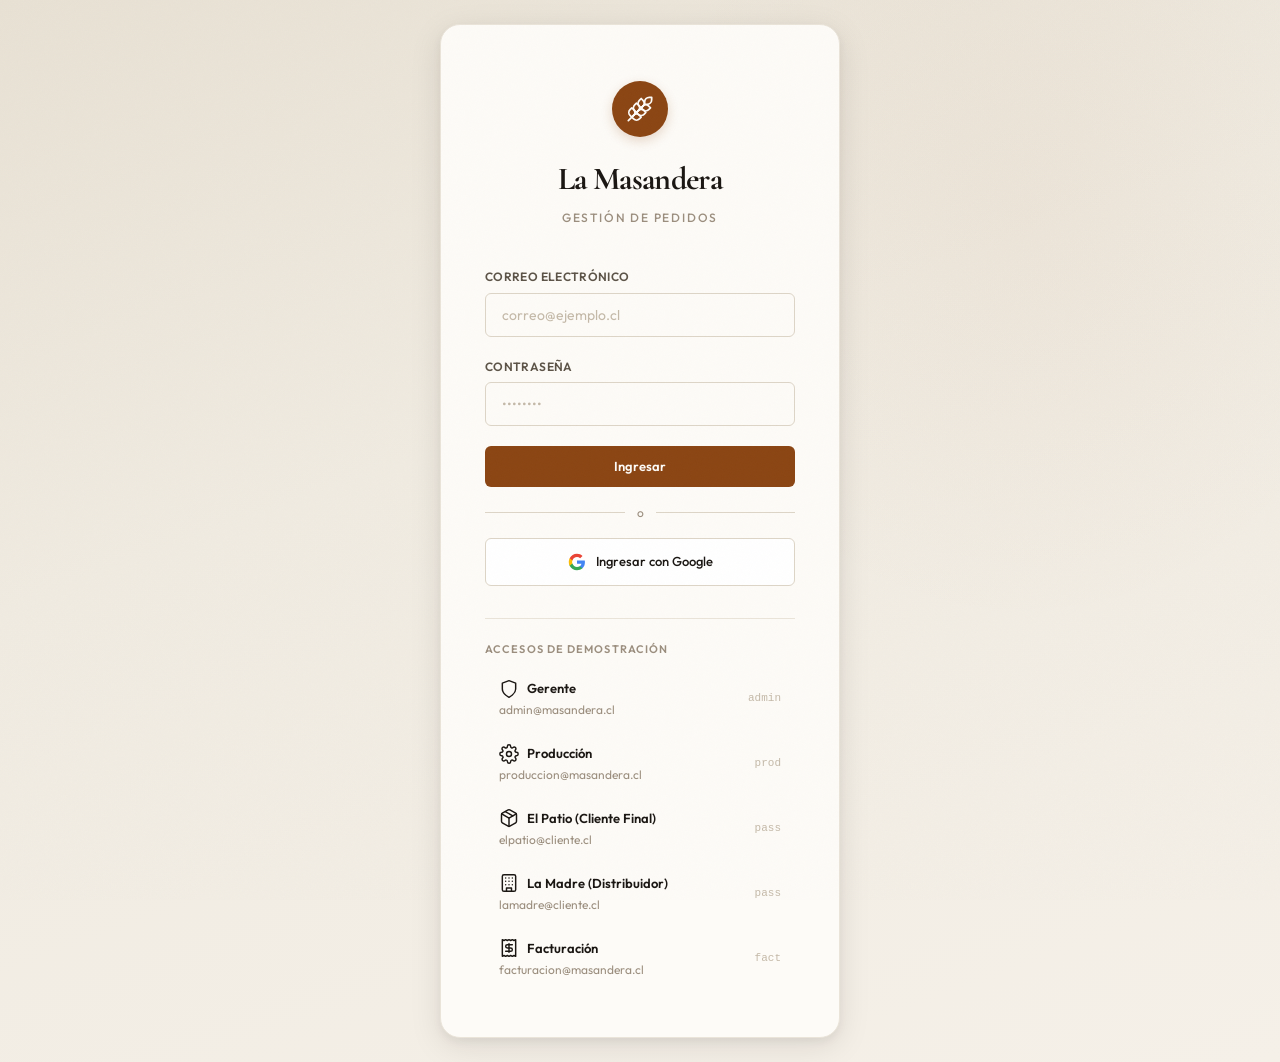
<file: redesign.html>
<!DOCTYPE html>
<html lang="es">
<head>
  <meta charset="UTF-8">
  <meta name="viewport" content="width=device-width, initial-scale=1.0">
  <title>La Masandera — Gestión de Pedidos</title>
  <link rel="preconnect" href="https://fonts.googleapis.com">
  <link href="https://fonts.googleapis.com/css2?family=Cormorant+Garamond:ital,wght@0,400;0,600;0,700;1,400&family=Outfit:wght@300;400;500;600;700&display=swap" rel="stylesheet">
  <style>
    *, *::before, *::after { box-sizing: border-box; margin: 0; padding: 0; }

    :root {
      /* Palette — warm luxury */
      --bg: #F0EBE1;
      --bg-deep: #E8E1D4;
      --surface: #FDFBF7;
      --surface-alt: #F7F3EC;
      --surface-hover: #F2EDE4;

      --ink: #1A1612;
      --ink-mid: #5C5347;
      --ink-light: #9B8E7E;
      --ink-faint: #C4B9A8;

      --primary: #8B4513;
      --primary-hover: #6D350F;
      --primary-light: #F3E8DC;
      --primary-faint: #FAF5EF;

      --accent-gold: #A67C2E;
      --accent-gold-light: #FBF3E0;

      --success: #3D6B4E;
      --success-light: #E7F2EB;
      --success-bg: #D4E8DA;

      --warning: #8B6914;
      --warning-light: #FEF8E8;

      --danger: #8B2E1E;
      --danger-light: #FCEAE6;

      --info: #2C5F8A;
      --info-light: #E6F0F8;

      --border: #DDD5C7;
      --border-light: #EAE4D9;
      --border-strong: #C4B9A8;

      --shadow-sm: 0 1px 2px rgba(26,22,18,0.04), 0 1px 4px rgba(26,22,18,0.03);
      --shadow: 0 2px 8px rgba(26,22,18,0.06), 0 1px 2px rgba(26,22,18,0.04);
      --shadow-md: 0 4px 16px rgba(26,22,18,0.08), 0 2px 4px rgba(26,22,18,0.04);
      --shadow-lg: 0 8px 32px rgba(26,22,18,0.10), 0 4px 8px rgba(26,22,18,0.05);

      --radius: 10px;
      --radius-sm: 6px;
      --radius-lg: 14px;
      --radius-xl: 20px;

      --font-display: 'Cormorant Garamond', Georgia, serif;
      --font-body: 'Outfit', system-ui, sans-serif;

      --ease-out: cubic-bezier(0.16, 1, 0.3, 1);
      --ease-spring: cubic-bezier(0.34, 1.56, 0.64, 1);
    }

    body {
      font-family: var(--font-body);
      background: var(--bg);
      color: var(--ink);
      min-height: 100vh;
      font-size: 14px;
      line-height: 1.6;
      -webkit-font-smoothing: antialiased;
    }

    /* Grain texture overlay */
    body::after {
      content: '';
      position: fixed;
      inset: 0;
      pointer-events: none;
      z-index: 9999;
      opacity: 0.025;
      background-image: url("data:image/svg+xml,%3Csvg viewBox='0 0 256 256' xmlns='http://www.w3.org/2000/svg'%3E%3Cfilter id='n'%3E%3CfeTurbulence type='fractalNoise' baseFrequency='0.9' numOctaves='4' stitchTiles='stitch'/%3E%3C/filter%3E%3Crect width='100%25' height='100%25' filter='url(%23n)'/%3E%3C/svg%3E");
      background-size: 200px 200px;
    }

    h1, h2, h3, h4 { font-family: var(--font-display); line-height: 1.2; font-weight: 600; }

    /* ===== SCROLLBAR ===== */
    ::-webkit-scrollbar { width: 6px; }
    ::-webkit-scrollbar-track { background: transparent; }
    ::-webkit-scrollbar-thumb { background: var(--border-strong); border-radius: 3px; }
    ::-webkit-scrollbar-thumb:hover { background: var(--ink-light); }

    /* ===== ICONS (inline SVG helpers via CSS) ===== */
    .icon { display: inline-flex; align-items: center; justify-content: center; width: 20px; height: 20px; flex-shrink: 0; }
    .icon svg { width: 100%; height: 100%; stroke: currentColor; fill: none; stroke-width: 1.75; stroke-linecap: round; stroke-linejoin: round; }
    .icon-sm svg { width: 16px; height: 16px; }
    .icon-lg { width: 24px; height: 24px; }

    /* ===== LOGIN ===== */
    .login-scene {
      min-height: 100vh;
      display: flex;
      align-items: center;
      justify-content: center;
      padding: 24px;
      background: linear-gradient(160deg, #E8E1D4 0%, #F0EBE1 40%, #F5F0E8 100%);
      position: relative;
    }
    .login-scene::before {
      content: '';
      position: absolute;
      top: -20%;
      right: -10%;
      width: 60%;
      height: 80%;
      background: radial-gradient(ellipse, rgba(139,69,19,0.04) 0%, transparent 70%);
      pointer-events: none;
    }
    .login-card {
      background: var(--surface);
      border-radius: var(--radius-xl);
      padding: 56px 44px 44px;
      width: 100%;
      max-width: 400px;
      box-shadow: var(--shadow-lg);
      position: relative;
      border: 1px solid var(--border-light);
    }
    .login-brand { text-align: center; margin-bottom: 40px; }
    .login-brand-icon {
      width: 56px; height: 56px;
      border-radius: 50%;
      background: var(--primary);
      display: flex;
      align-items: center;
      justify-content: center;
      margin: 0 auto 16px;
      box-shadow: 0 4px 12px rgba(139,69,19,0.2);
    }
    .login-brand-icon svg { width: 28px; height: 28px; stroke: #FDFBF7; fill: none; stroke-width: 1.5; }
    .login-brand-name {
      font-family: var(--font-display);
      font-size: 32px;
      font-weight: 700;
      color: var(--ink);
      letter-spacing: -0.02em;
    }
    .login-brand-sub {
      font-size: 12px;
      font-weight: 500;
      color: var(--ink-light);
      letter-spacing: 0.15em;
      text-transform: uppercase;
      margin-top: 4px;
    }
    .form-group { margin-bottom: 20px; }
    .form-label {
      display: block;
      font-size: 12px;
      font-weight: 600;
      color: var(--ink-mid);
      margin-bottom: 6px;
      letter-spacing: 0.03em;
      text-transform: uppercase;
    }
    .form-input {
      width: 100%;
      padding: 12px 16px;
      border: 1.5px solid var(--border);
      border-radius: var(--radius-sm);
      font-family: var(--font-body);
      font-size: 14px;
      color: var(--ink);
      background: var(--surface);
      transition: border-color 0.2s, box-shadow 0.2s;
      outline: none;
    }
    .form-input::placeholder { color: var(--ink-faint); }
    .form-input:focus {
      border-color: var(--primary);
      box-shadow: 0 0 0 3px rgba(139,69,19,0.08);
    }
    .form-select {
      width: 100%;
      padding: 10px 14px;
      border: 1.5px solid var(--border);
      border-radius: var(--radius-sm);
      font-family: var(--font-body);
      font-size: 14px;
      color: var(--ink);
      background: var(--surface);
      outline: none;
      cursor: pointer;
      transition: border-color 0.2s;
    }
    .form-select:focus { border-color: var(--primary); }
    .form-textarea {
      width: 100%;
      padding: 12px 16px;
      border: 1.5px solid var(--border);
      border-radius: var(--radius-sm);
      font-family: var(--font-body);
      font-size: 14px;
      color: var(--ink);
      background: var(--surface);
      resize: vertical;
      min-height: 80px;
      outline: none;
      transition: border-color 0.2s;
    }
    .form-textarea:focus { border-color: var(--primary); }
    .login-error {
      font-size: 13px;
      color: var(--danger);
      background: var(--danger-light);
      padding: 10px 14px;
      border-radius: var(--radius-sm);
      margin-bottom: 16px;
      display: flex;
      align-items: center;
      gap: 8px;
    }

    /* ===== BUTTONS ===== */
    .btn {
      display: inline-flex;
      align-items: center;
      gap: 6px;
      padding: 10px 20px;
      border-radius: var(--radius-sm);
      font-family: var(--font-body);
      font-size: 13px;
      font-weight: 600;
      border: none;
      cursor: pointer;
      transition: all 0.2s var(--ease-out);
      line-height: 1;
      white-space: nowrap;
    }
    .btn-primary {
      background: var(--primary);
      color: #FDFBF7;
    }
    .btn-primary:hover {
      background: var(--primary-hover);
      transform: translateY(-1px);
      box-shadow: 0 4px 12px rgba(139,69,19,0.2);
    }
    .btn-full { width: 100%; justify-content: center; padding: 14px 20px; }
    .btn-ghost {
      background: transparent;
      color: var(--ink-mid);
      padding: 8px 14px;
    }
    .btn-ghost:hover { background: var(--surface-hover); color: var(--ink); }
    .btn-sm { padding: 6px 12px; font-size: 12px; }
    .btn-success { background: var(--success); color: #fff; }
    .btn-success:hover { background: #2F5A3E; }
    .btn-danger { background: var(--danger); color: #fff; }
    .btn-danger:hover { background: #6E2418; }
    .btn-outline {
      background: transparent;
      border: 1.5px solid var(--border);
      color: var(--ink-mid);
    }
    .btn-outline:hover { border-color: var(--primary); color: var(--primary); background: var(--primary-faint); }

    /* Demo credentials */
    .demo-section {
      margin-top: 32px;
      padding-top: 24px;
      border-top: 1px solid var(--border-light);
    }
    .demo-section h4 {
      font-family: var(--font-body);
      font-size: 11px;
      font-weight: 600;
      color: var(--ink-light);
      text-transform: uppercase;
      letter-spacing: 0.1em;
      margin-bottom: 12px;
    }
    .demo-item {
      display: flex;
      align-items: center;
      justify-content: space-between;
      padding: 10px 14px;
      border-radius: var(--radius-sm);
      cursor: pointer;
      transition: background 0.15s;
      margin-bottom: 4px;
    }
    .demo-item:hover { background: var(--surface-alt); }
    .demo-role {
      font-weight: 600;
      font-size: 13px;
      color: var(--ink);
      display: flex;
      align-items: center;
      gap: 8px;
    }
    .demo-email { font-size: 12px; color: var(--ink-light); margin-top: 1px; }
    .demo-pass { font-size: 11px; color: var(--ink-faint); font-family: monospace; }

    /* ===== APP SHELL ===== */
    .app-shell { min-height: 100vh; display: flex; flex-direction: column; }

    /* Topbar */
    .topbar {
      background: var(--surface);
      border-bottom: 1px solid var(--border-light);
      padding: 0 32px;
      height: 64px;
      display: flex;
      align-items: center;
      justify-content: space-between;
      position: sticky;
      top: 0;
      z-index: 100;
      box-shadow: 0 1px 3px rgba(26,22,18,0.03);
    }
    .topbar-left { display: flex; align-items: center; gap: 24px; }
    .topbar-brand {
      display: flex;
      align-items: center;
      gap: 12px;
    }
    .topbar-logo {
      width: 36px;
      height: 36px;
      border-radius: 50%;
      background: var(--primary);
      display: flex;
      align-items: center;
      justify-content: center;
      flex-shrink: 0;
    }
    .topbar-logo svg { width: 18px; height: 18px; stroke: #FDFBF7; fill: none; stroke-width: 1.5; }
    .topbar-brand-text {
      font-family: var(--font-display);
      font-size: 22px;
      font-weight: 700;
      color: var(--ink);
      letter-spacing: -0.02em;
    }
    .topbar-divider {
      width: 1px;
      height: 28px;
      background: var(--border);
    }
    .topbar-right {
      display: flex;
      align-items: center;
      gap: 16px;
    }
    .user-info {
      display: flex;
      flex-direction: column;
      align-items: flex-end;
      gap: 1px;
    }
    .user-name { font-size: 13px; font-weight: 600; color: var(--ink); }
    .user-role {
      font-size: 10px;
      font-weight: 600;
      text-transform: uppercase;
      letter-spacing: 0.1em;
      color: var(--primary);
    }
    .btn-logout {
      display: flex;
      align-items: center;
      gap: 6px;
      padding: 8px 14px;
      border-radius: var(--radius-sm);
      background: transparent;
      border: 1.5px solid var(--border);
      font-family: var(--font-body);
      font-size: 12px;
      font-weight: 500;
      color: var(--ink-light);
      cursor: pointer;
      transition: all 0.2s;
    }
    .btn-logout:hover { border-color: var(--danger); color: var(--danger); background: var(--danger-light); }

    /* Main content */
    .main-content { padding: 32px; max-width: 1280px; margin: 0 auto; width: 100%; }

    /* Page header */
    .page-head {
      margin-bottom: 28px;
    }
    .page-head h2 {
      font-size: 28px;
      color: var(--ink);
      letter-spacing: -0.02em;
    }
    .page-head p {
      font-size: 14px;
      color: var(--ink-light);
      margin-top: 4px;
    }

    /* ===== KPI CARDS ===== */
    .kpi-row {
      display: grid;
      grid-template-columns: repeat(4, 1fr);
      gap: 16px;
      margin-bottom: 28px;
    }
    .kpi-card {
      background: var(--surface);
      border: 1px solid var(--border-light);
      border-radius: var(--radius);
      padding: 20px 24px;
      position: relative;
      overflow: hidden;
      transition: transform 0.3s var(--ease-out), box-shadow 0.3s var(--ease-out);
    }
    .kpi-card:hover {
      transform: translateY(-2px);
      box-shadow: var(--shadow-md);
    }
    .kpi-card::before {
      content: '';
      position: absolute;
      top: 0; left: 0;
      width: 3px;
      height: 100%;
      border-radius: 0 2px 2px 0;
    }
    .kpi-card--primary::before { background: var(--primary); }
    .kpi-card--success::before { background: var(--success); }
    .kpi-card--warning::before { background: var(--accent-gold); }
    .kpi-card--info::before { background: var(--info); }

    .kpi-header {
      display: flex;
      align-items: center;
      justify-content: space-between;
      margin-bottom: 12px;
    }
    .kpi-label {
      font-size: 11px;
      font-weight: 600;
      text-transform: uppercase;
      letter-spacing: 0.1em;
      color: var(--ink-light);
    }
    .kpi-icon {
      width: 36px;
      height: 36px;
      border-radius: var(--radius-sm);
      display: flex;
      align-items: center;
      justify-content: center;
    }
    .kpi-icon svg { width: 18px; height: 18px; stroke-width: 1.75; fill: none; }
    .kpi-icon--primary { background: var(--primary-light); color: var(--primary); }
    .kpi-icon--success { background: var(--success-light); color: var(--success); }
    .kpi-icon--warning { background: var(--accent-gold-light); color: var(--accent-gold); }
    .kpi-icon--info { background: var(--info-light); color: var(--info); }

    .kpi-value {
      font-family: var(--font-display);
      font-size: 32px;
      font-weight: 700;
      color: var(--ink);
      line-height: 1;
      letter-spacing: -0.02em;
    }
    .kpi-sub {
      font-size: 12px;
      color: var(--ink-light);
      margin-top: 6px;
    }

    /* ===== TABS ===== */
    .tab-bar {
      display: flex;
      gap: 0;
      border-bottom: 1px solid var(--border-light);
      margin-bottom: 24px;
      position: relative;
      overflow-x: auto;
    }
    .tab-item {
      padding: 12px 20px;
      font-size: 13px;
      font-weight: 500;
      color: var(--ink-light);
      background: none;
      border: none;
      cursor: pointer;
      position: relative;
      transition: color 0.2s;
      white-space: nowrap;
      font-family: var(--font-body);
      display: flex;
      align-items: center;
      gap: 8px;
    }
    .tab-item:hover { color: var(--ink-mid); }
    .tab-item.active {
      color: var(--primary);
      font-weight: 600;
    }
    .tab-item.active::after {
      content: '';
      position: absolute;
      bottom: -1px;
      left: 12px;
      right: 12px;
      height: 2px;
      background: var(--primary);
      border-radius: 2px 2px 0 0;
      animation: tabSlide 0.3s var(--ease-out);
    }
    @keyframes tabSlide {
      from { transform: scaleX(0); }
      to { transform: scaleX(1); }
    }
    .tab-item svg { width: 16px; height: 16px; stroke: currentColor; fill: none; stroke-width: 1.75; stroke-linecap: round; stroke-linejoin: round; }
    .tab-badge {
      background: var(--primary);
      color: #fff;
      font-size: 10px;
      font-weight: 700;
      padding: 1px 6px;
      border-radius: 10px;
      line-height: 1.4;
    }

    /* ===== ORDER CARDS ===== */
    .order-grid { display: flex; flex-direction: column; gap: 12px; }
    .order-card {
      background: var(--surface);
      border: 1px solid var(--border-light);
      border-radius: var(--radius);
      padding: 20px 24px;
      transition: transform 0.2s var(--ease-out), box-shadow 0.2s var(--ease-out), border-color 0.2s;
      cursor: pointer;
    }
    .order-card:hover {
      transform: translateY(-1px);
      box-shadow: var(--shadow);
      border-color: var(--border);
    }
    .order-top {
      display: flex;
      align-items: flex-start;
      justify-content: space-between;
      margin-bottom: 14px;
    }
    .order-id {
      font-family: var(--font-display);
      font-size: 18px;
      font-weight: 700;
      color: var(--ink);
    }
    .order-client { font-size: 13px; color: var(--ink-mid); margin-top: 2px; }
    .order-date { font-size: 12px; color: var(--ink-light); margin-top: 2px; }

    /* Status badges */
    .badge {
      display: inline-flex;
      align-items: center;
      gap: 5px;
      padding: 4px 10px;
      border-radius: 20px;
      font-size: 11px;
      font-weight: 600;
      letter-spacing: 0.02em;
    }
    .badge svg { width: 12px; height: 12px; stroke: currentColor; fill: none; stroke-width: 2; stroke-linecap: round; stroke-linejoin: round; }
    .badge--enviado { background: var(--info-light); color: var(--info); }
    .badge--aprobado { background: var(--success-light); color: var(--success); }
    .badge--rechazado { background: var(--danger-light); color: var(--danger); }
    .badge--produccion { background: var(--warning-light); color: var(--warning); }
    .badge--facturado { background: var(--primary-light); color: var(--primary); }
    .badge--borrador { background: var(--surface-alt); color: var(--ink-light); }

    .order-items {
      display: flex;
      flex-wrap: wrap;
      gap: 6px;
      margin-bottom: 14px;
    }
    .item-pill {
      background: var(--surface-alt);
      padding: 4px 10px;
      border-radius: 20px;
      font-size: 12px;
      color: var(--ink-mid);
      font-weight: 500;
    }
    .order-bottom {
      display: flex;
      align-items: center;
      justify-content: space-between;
      padding-top: 14px;
      border-top: 1px solid var(--border-light);
    }
    .order-total {
      font-family: var(--font-display);
      font-size: 20px;
      font-weight: 700;
      color: var(--ink);
    }
    .order-dispatch {
      display: flex;
      align-items: center;
      gap: 6px;
      font-size: 12px;
      color: var(--ink-light);
    }
    .order-dispatch svg { width: 14px; height: 14px; stroke: currentColor; fill: none; stroke-width: 1.75; stroke-linecap: round; stroke-linejoin: round; }
    .order-actions {
      display: flex;
      gap: 8px;
      align-items: center;
    }

    /* ===== TABLES ===== */
    .data-table {
      width: 100%;
      border-collapse: collapse;
      font-size: 13px;
    }
    .data-table thead th {
      text-align: left;
      padding: 12px 16px;
      font-size: 11px;
      font-weight: 600;
      text-transform: uppercase;
      letter-spacing: 0.08em;
      color: var(--ink-light);
      border-bottom: 2px solid var(--border);
      background: var(--surface-alt);
    }
    .data-table tbody tr {
      border-bottom: 1px solid var(--border-light);
      transition: background 0.15s;
    }
    .data-table tbody tr:nth-child(even) { background: var(--surface-alt); }
    .data-table tbody tr:hover { background: var(--primary-faint); }
    .data-table tbody td {
      padding: 12px 16px;
      color: var(--ink-mid);
      vertical-align: middle;
    }
    .data-table tbody td:first-child { font-weight: 600; color: var(--ink); }
    .data-table .td-right { text-align: right; }

    /* ===== DISPATCH GROUP (Production Plan) ===== */
    .dispatch-block {
      background: var(--surface);
      border: 1px solid var(--border-light);
      border-radius: var(--radius);
      margin-bottom: 16px;
      overflow: hidden;
    }
    .dispatch-head {
      padding: 18px 24px;
      display: flex;
      align-items: center;
      justify-content: space-between;
      background: var(--surface-alt);
      border-bottom: 1px solid var(--border-light);
    }
    .dispatch-title {
      font-family: var(--font-display);
      font-size: 20px;
      font-weight: 700;
      color: var(--ink);
    }
    .dispatch-meta { font-size: 12px; color: var(--ink-light); margin-top: 2px; }
    .dispatch-body { padding: 0; }
    .plan-row {
      display: grid;
      grid-template-columns: 2fr 1fr 1fr 2fr;
      gap: 8px;
      padding: 12px 24px;
      align-items: center;
      border-bottom: 1px solid var(--border-light);
      font-size: 13px;
    }
    .plan-row:last-child { border-bottom: none; }
    .plan-row.plan-header {
      background: var(--surface);
      font-size: 11px;
      font-weight: 600;
      text-transform: uppercase;
      letter-spacing: 0.06em;
      color: var(--ink-light);
      padding: 10px 24px;
      position: sticky;
      top: 0;
    }
    .plan-product { font-weight: 600; color: var(--ink); }
    .plan-qty {
      font-family: var(--font-display);
      font-size: 18px;
      font-weight: 700;
      color: var(--primary);
    }
    .plan-cat {
      font-size: 11px;
      font-weight: 600;
      padding: 3px 10px;
      border-radius: 20px;
      display: inline-block;
    }
    .cat-mm { background: #EDE7D9; color: #6B5C3E; }
    .cat-brioche { background: #F3E8DC; color: #8B4513; }
    .plan-clients { font-size: 12px; color: var(--ink-light); }

    /* ===== SECTION CARD ===== */
    .section-card {
      background: var(--surface);
      border: 1px solid var(--border-light);
      border-radius: var(--radius);
      overflow: hidden;
    }
    .section-card-header {
      padding: 20px 24px;
      border-bottom: 1px solid var(--border-light);
      display: flex;
      align-items: center;
      justify-content: space-between;
    }
    .section-card-title {
      font-family: var(--font-display);
      font-size: 18px;
      font-weight: 600;
      color: var(--ink);
    }
    .section-card-body { padding: 0; }

    /* ===== EMPTY STATE ===== */
    .empty-state {
      text-align: center;
      padding: 60px 20px;
    }
    .empty-state-icon {
      width: 48px; height: 48px;
      margin: 0 auto 16px;
      color: var(--ink-faint);
    }
    .empty-state-icon svg { width: 100%; height: 100%; stroke: currentColor; fill: none; stroke-width: 1.25; }
    .empty-state h3 { font-size: 20px; color: var(--ink); margin-bottom: 4px; }
    .empty-state p { font-size: 13px; color: var(--ink-light); }

    /* ===== MODAL ===== */
    .modal-overlay {
      position: fixed;
      inset: 0;
      background: rgba(26,22,18,0.4);
      backdrop-filter: blur(4px);
      z-index: 1000;
      display: flex;
      align-items: center;
      justify-content: center;
      padding: 24px;
      animation: fadeIn 0.2s ease-out;
    }
    @keyframes fadeIn { from { opacity: 0; } to { opacity: 1; } }
    .modal-panel {
      background: var(--surface);
      border-radius: var(--radius-lg);
      max-width: 560px;
      width: 100%;
      max-height: 80vh;
      overflow-y: auto;
      box-shadow: var(--shadow-lg);
      animation: modalUp 0.3s var(--ease-out);
    }
    @keyframes modalUp { from { opacity: 0; transform: translateY(12px); } to { opacity: 1; transform: translateY(0); } }
    .modal-head {
      padding: 24px 28px;
      border-bottom: 1px solid var(--border-light);
      display: flex;
      align-items: flex-start;
      justify-content: space-between;
    }
    .modal-head h3 {
      font-size: 22px;
      font-weight: 700;
    }
    .modal-close {
      width: 32px; height: 32px;
      border-radius: 50%;
      border: none;
      background: var(--surface-alt);
      cursor: pointer;
      display: flex;
      align-items: center;
      justify-content: center;
      color: var(--ink-light);
      transition: all 0.15s;
      flex-shrink: 0;
    }
    .modal-close:hover { background: var(--danger-light); color: var(--danger); }
    .modal-close svg { width: 16px; height: 16px; stroke: currentColor; fill: none; stroke-width: 2; stroke-linecap: round; }
    .modal-body { padding: 24px 28px; }
    .modal-section { margin-bottom: 24px; }
    .modal-section-label {
      font-size: 11px;
      font-weight: 600;
      text-transform: uppercase;
      letter-spacing: 0.1em;
      color: var(--ink-light);
      margin-bottom: 10px;
    }
    .modal-info-row {
      display: flex;
      justify-content: space-between;
      padding: 8px 0;
      border-bottom: 1px solid var(--border-light);
      font-size: 13px;
    }
    .modal-info-row:last-child { border-bottom: none; }
    .modal-info-label { color: var(--ink-light); }
    .modal-info-value { font-weight: 600; color: var(--ink); }
    .modal-item {
      display: flex;
      justify-content: space-between;
      align-items: center;
      padding: 10px 0;
      border-bottom: 1px solid var(--border-light);
    }
    .modal-item:last-child { border-bottom: none; }
    .modal-item-name { font-weight: 600; font-size: 13px; color: var(--ink); }
    .modal-item-detail { font-size: 12px; color: var(--ink-light); }
    .modal-item-price { font-weight: 700; font-family: var(--font-display); font-size: 16px; color: var(--ink); }
    .modal-total {
      display: flex;
      justify-content: space-between;
      align-items: center;
      padding: 16px 0 0;
      margin-top: 8px;
      border-top: 2px solid var(--ink);
    }
    .modal-total-label { font-size: 14px; font-weight: 600; color: var(--ink); }
    .modal-total-value { font-family: var(--font-display); font-size: 26px; font-weight: 700; color: var(--primary); }
    .modal-footer {
      padding: 16px 28px 24px;
      display: flex;
      gap: 10px;
      justify-content: flex-end;
    }

    /* ===== NOTIFICATION TOAST ===== */
    .toast {
      position: fixed;
      bottom: 24px;
      right: 24px;
      padding: 14px 20px;
      border-radius: var(--radius);
      font-size: 13px;
      font-weight: 500;
      display: flex;
      align-items: center;
      gap: 10px;
      z-index: 2000;
      animation: toastIn 0.4s var(--ease-spring);
      box-shadow: var(--shadow-lg);
    }
    .toast svg { width: 18px; height: 18px; stroke: currentColor; fill: none; stroke-width: 2; stroke-linecap: round; flex-shrink: 0; }
    .toast--success { background: var(--success); color: #fff; }
    .toast--error { background: var(--danger); color: #fff; }
    @keyframes toastIn { from { opacity: 0; transform: translateY(16px) scale(0.95); } to { opacity: 1; transform: translateY(0) scale(1); } }

    /* ===== DASHBOARD (CSS-only charts) ===== */
    .dash-grid { display: grid; grid-template-columns: 1fr 1fr; gap: 16px; margin-bottom: 16px; }
    .dash-grid--wide { grid-template-columns: 2fr 1fr; }
    .chart-card {
      background: var(--surface);
      border: 1px solid var(--border-light);
      border-radius: var(--radius);
      padding: 24px;
    }
    .chart-title {
      font-family: var(--font-display);
      font-size: 16px;
      font-weight: 600;
      color: var(--ink);
      margin-bottom: 4px;
    }
    .chart-sub { font-size: 12px; color: var(--ink-light); margin-bottom: 20px; }

    .bar-chart { display: flex; align-items: flex-end; gap: 8px; height: 180px; padding-top: 8px; }
    .bar-col { flex: 1; display: flex; flex-direction: column; align-items: center; gap: 6px; height: 100%; justify-content: flex-end; }
    .bar-fill {
      width: 100%;
      border-radius: 4px 4px 0 0;
      transition: height 0.8s var(--ease-out);
      position: relative;
      min-height: 2px;
    }
    .bar-fill--primary { background: var(--primary); }
    .bar-fill--success { background: var(--success); }
    .bar-fill--gold { background: var(--accent-gold); }
    .bar-label { font-size: 10px; color: var(--ink-light); text-align: center; white-space: nowrap; }
    .bar-value { font-size: 10px; font-weight: 600; color: var(--ink-mid); }

    /* Horizontal bars */
    .hbar-chart { display: flex; flex-direction: column; gap: 10px; }
    .hbar-row { display: flex; align-items: center; gap: 12px; }
    .hbar-label { width: 100px; font-size: 12px; font-weight: 600; color: var(--ink); text-align: right; flex-shrink: 0; overflow: hidden; text-overflow: ellipsis; white-space: nowrap; }
    .hbar-track { flex: 1; height: 24px; background: var(--surface-alt); border-radius: 4px; overflow: hidden; }
    .hbar-fill { height: 100%; border-radius: 4px; transition: width 0.8s var(--ease-out); display: flex; align-items: center; justify-content: flex-end; padding-right: 8px; }
    .hbar-val { font-size: 10px; font-weight: 700; color: #fff; }

    .donut-wrap { display: flex; align-items: center; gap: 24px; }
    .donut-svg { width: 140px; height: 140px; flex-shrink: 0; }
    .donut-legend { display: flex; flex-direction: column; gap: 8px; }
    .donut-leg-item { display: flex; align-items: center; gap: 8px; font-size: 13px; }
    .donut-leg-dot { width: 10px; height: 10px; border-radius: 50%; flex-shrink: 0; }
    .donut-leg-val { font-weight: 700; margin-left: auto; font-family: var(--font-display); font-size: 16px; }

    /* ===== CLIENT VIEW ===== */
    .product-grid {
      display: grid;
      grid-template-columns: repeat(auto-fill, minmax(240px, 1fr));
      gap: 12px;
      margin-bottom: 24px;
    }
    .product-card {
      background: var(--surface);
      border: 1px solid var(--border-light);
      border-radius: var(--radius);
      padding: 16px 18px;
      transition: all 0.2s var(--ease-out);
    }
    .product-card:hover { border-color: var(--border); box-shadow: var(--shadow-sm); }
    .product-card.has-qty { border-color: var(--primary); background: var(--primary-faint); }
    .product-name { font-weight: 600; font-size: 13px; color: var(--ink); }
    .product-unit { font-size: 11px; color: var(--ink-light); }
    .product-desc { font-size: 12px; color: var(--ink-light); margin: 6px 0 10px; }
    .product-footer { display: flex; justify-content: space-between; align-items: center; }
    .product-price {
      font-family: var(--font-display);
      font-size: 16px;
      font-weight: 700;
      color: var(--primary);
    }
    .product-price span { font-family: var(--font-body); font-size: 11px; color: var(--ink-light); font-weight: 400; }
    .qty-ctrl { display: flex; align-items: center; gap: 0; }
    .qty-btn {
      width: 28px;
      height: 28px;
      border: 1.5px solid var(--border);
      background: var(--surface);
      font-size: 14px;
      cursor: pointer;
      display: flex;
      align-items: center;
      justify-content: center;
      color: var(--ink-mid);
      transition: all 0.15s;
      font-family: var(--font-body);
    }
    .qty-btn:first-child { border-radius: var(--radius-sm) 0 0 var(--radius-sm); }
    .qty-btn:last-child { border-radius: 0 var(--radius-sm) var(--radius-sm) 0; }
    .qty-btn:hover { background: var(--surface-alt); color: var(--ink); }
    .qty-input {
      width: 40px;
      height: 28px;
      border: 1.5px solid var(--border);
      border-left: none;
      border-right: none;
      text-align: center;
      font-family: var(--font-body);
      font-size: 13px;
      font-weight: 600;
      color: var(--ink);
      background: var(--surface);
      outline: none;
      -moz-appearance: textfield;
    }
    .qty-input::-webkit-inner-spin-button { display: none; }

    .section-label {
      font-size: 11px;
      font-weight: 600;
      text-transform: uppercase;
      letter-spacing: 0.1em;
      color: var(--ink-light);
      margin-bottom: 12px;
      padding-bottom: 8px;
      border-bottom: 1px solid var(--border-light);
    }

    .order-summary-panel {
      background: var(--surface);
      border: 1px solid var(--border-light);
      border-radius: var(--radius);
      padding: 24px;
      position: sticky;
      top: 80px;
    }
    .summary-title {
      font-family: var(--font-display);
      font-size: 20px;
      font-weight: 700;
      margin-bottom: 16px;
    }
    .summary-item {
      display: flex;
      justify-content: space-between;
      padding: 8px 0;
      border-bottom: 1px solid var(--border-light);
      font-size: 13px;
    }
    .summary-item-name { font-weight: 600; color: var(--ink); }
    .summary-item-qty { font-size: 12px; color: var(--ink-light); }
    .summary-item-price { font-weight: 700; color: var(--ink); }
    .summary-total {
      display: flex;
      justify-content: space-between;
      align-items: center;
      padding: 16px 0 0;
      margin-top: 8px;
      border-top: 2px solid var(--ink);
    }
    .summary-total-label { font-weight: 600; font-size: 14px; }
    .summary-total-value { font-family: var(--font-display); font-size: 28px; font-weight: 700; color: var(--primary); }

    .order-panel-layout { display: grid; grid-template-columns: 1fr 340px; gap: 24px; align-items: start; }

    /* Notification banner */
    .notif-banner {
      background: var(--success-light);
      border: 1px solid var(--success);
      border-radius: var(--radius);
      padding: 16px 20px;
      margin-bottom: 16px;
    }
    .notif-banner-header {
      display: flex;
      justify-content: space-between;
      align-items: center;
      margin-bottom: 10px;
    }
    .notif-banner-title { font-size: 13px; font-weight: 600; color: var(--success); display: flex; align-items: center; gap: 6px; }
    .notif-item {
      background: var(--surface);
      padding: 10px 14px;
      border-radius: var(--radius-sm);
      margin-bottom: 6px;
      display: flex;
      justify-content: space-between;
      align-items: center;
      font-size: 13px;
    }
    .notif-item-time { font-size: 11px; color: var(--ink-light); }

    /* Alert box */
    .alert-box {
      background: var(--accent-gold-light);
      border: 1px solid rgba(166,124,46,0.2);
      border-radius: var(--radius-sm);
      padding: 14px 18px;
      font-size: 13px;
      color: var(--warning);
      display: flex;
      align-items: flex-start;
      gap: 10px;
      margin-bottom: 24px;
    }
    .alert-box svg { width: 18px; height: 18px; stroke: currentColor; fill: none; stroke-width: 1.75; flex-shrink: 0; margin-top: 1px; }

    /* Create user form */
    .create-form {
      background: var(--surface);
      border: 2px solid var(--primary-light);
      border-radius: var(--radius);
      padding: 24px;
      margin-bottom: 24px;
    }
    .create-form h3 {
      font-size: 18px;
      margin-bottom: 20px;
    }
    .form-grid { display: grid; grid-template-columns: 1fr 1fr; gap: 16px; }

    /* Role badges for user table */
    .role-badge {
      display: inline-block;
      font-size: 11px;
      font-weight: 600;
      padding: 3px 10px;
      border-radius: 20px;
    }
    .role--gerente { background: var(--primary-light); color: var(--primary); }
    .role--produccion { background: var(--accent-gold-light); color: var(--accent-gold); }
    .role--cliente { background: var(--info-light); color: var(--info); }

    .status-dot {
      display: inline-flex;
      align-items: center;
      gap: 5px;
      font-size: 12px;
      font-weight: 600;
    }
    .status-dot::before {
      content: '';
      width: 7px; height: 7px;
      border-radius: 50%;
    }
    .status-dot--active::before { background: var(--success); }
    .status-dot--inactive::before { background: var(--danger); }
    .status-dot--active { color: var(--success); }
    .status-dot--inactive { color: var(--danger); }

    /* ===== ANIMATIONS ===== */
    @keyframes countUp { from { opacity: 0; transform: translateY(8px); } to { opacity: 1; transform: translateY(0); } }
    .kpi-value { animation: countUp 0.5s var(--ease-out) both; }
    .kpi-card:nth-child(1) .kpi-value { animation-delay: 0s; }
    .kpi-card:nth-child(2) .kpi-value { animation-delay: 0.08s; }
    .kpi-card:nth-child(3) .kpi-value { animation-delay: 0.16s; }
    .kpi-card:nth-child(4) .kpi-value { animation-delay: 0.24s; }

    /* ===== RESPONSIVE ===== */
    @media (max-width: 1024px) {
      .kpi-row { grid-template-columns: repeat(2, 1fr); }
      .dash-grid, .dash-grid--wide { grid-template-columns: 1fr; }
      .order-panel-layout { grid-template-columns: 1fr; }
    }
    @media (max-width: 768px) {
      .topbar { padding: 0 16px; }
      .main-content { padding: 16px; }
      .kpi-row { grid-template-columns: 1fr; }
      .tab-bar { padding: 0 4px; }
      .tab-item { padding: 10px 14px; font-size: 12px; }
      .plan-row { grid-template-columns: 1fr 1fr; }
      .plan-row .plan-clients { grid-column: 1 / -1; }
      .form-grid { grid-template-columns: 1fr; }
      .product-grid { grid-template-columns: 1fr; }
    }
  </style>
</head>
<body>
  <div id="app"></div>

  <script>
  // ============================================================
  // SVG ICONS (Lucide-style line icons)
  // ============================================================
  const ICON = {
    wheat: `<svg fill="none" stroke="currentColor" stroke-width="1.75" stroke-linecap="round" stroke-linejoin="round" viewBox="0 0 24 24"><path d="M2 22 16 8"/><path d="M3.47 12.53 5 11l1.53 1.53a3.5 3.5 0 0 1 0 4.94L5 19l-1.53-1.53a3.5 3.5 0 0 1 0-4.94Z"/><path d="M7.47 8.53 9 7l1.53 1.53a3.5 3.5 0 0 1 0 4.94L9 15l-1.53-1.53a3.5 3.5 0 0 1 0-4.94Z"/><path d="M11.47 4.53 13 3l1.53 1.53a3.5 3.5 0 0 1 0 4.94L13 11l-1.53-1.53a3.5 3.5 0 0 1 0-4.94Z"/><path d="M20 2h2v2a4 4 0 0 1-4 4h-2V6a4 4 0 0 1 4-4Z"/><path d="M11.47 17.47 13 19l-1.53 1.53a3.5 3.5 0 0 1-4.94 0L5 19l1.53-1.53a3.5 3.5 0 0 1 4.94 0Z"/><path d="M15.47 13.47 17 15l-1.53 1.53a3.5 3.5 0 0 1-4.94 0L9 15l1.53-1.53a3.5 3.5 0 0 1 4.94 0Z"/><path d="M19.47 9.47 21 11l-1.53 1.53a3.5 3.5 0 0 1-4.94 0L13 11l1.53-1.53a3.5 3.5 0 0 1 4.94 0Z"/></svg>`,
    inbox: `<svg fill="none" stroke="currentColor" stroke-width="1.75" stroke-linecap="round" stroke-linejoin="round" viewBox="0 0 24 24"><polyline points="22 12 16 12 14 15 10 15 8 12 2 12"/><path d="M5.45 5.11 2 12v6a2 2 0 0 0 2 2h16a2 2 0 0 0 2-2v-6l-3.45-6.89A2 2 0 0 0 16.76 4H7.24a2 2 0 0 0-1.79 1.11z"/></svg>`,
    clipboardList: `<svg fill="none" stroke="currentColor" stroke-width="1.75" stroke-linecap="round" stroke-linejoin="round" viewBox="0 0 24 24"><rect width="8" height="4" x="8" y="2" rx="1" ry="1"/><path d="M16 4h2a2 2 0 0 1 2 2v14a2 2 0 0 1-2 2H6a2 2 0 0 1-2-2V6a2 2 0 0 1 2-2h2"/><path d="M12 11h4"/><path d="M12 16h4"/><path d="M8 11h.01"/><path d="M8 16h.01"/></svg>`,
    history: `<svg fill="none" stroke="currentColor" stroke-width="1.75" stroke-linecap="round" stroke-linejoin="round" viewBox="0 0 24 24"><path d="M3 12a9 9 0 1 0 9-9 9.75 9.75 0 0 0-6.74 2.74L3 8"/><path d="M3 3v5h5"/><path d="M12 7v5l4 2"/></svg>`,
    fileText: `<svg fill="none" stroke="currentColor" stroke-width="1.75" stroke-linecap="round" stroke-linejoin="round" viewBox="0 0 24 24"><path d="M14 2H6a2 2 0 0 0-2 2v16a2 2 0 0 0 2 2h12a2 2 0 0 0 2-2V8z"/><polyline points="14 2 14 8 20 8"/><line x1="16" y1="13" x2="8" y2="13"/><line x1="16" y1="17" x2="8" y2="17"/><polyline points="10 9 9 9 8 9"/></svg>`,
    barChart: `<svg fill="none" stroke="currentColor" stroke-width="1.75" stroke-linecap="round" stroke-linejoin="round" viewBox="0 0 24 24"><line x1="12" y1="20" x2="12" y2="10"/><line x1="18" y1="20" x2="18" y2="4"/><line x1="6" y1="20" x2="6" y2="16"/></svg>`,
    users: `<svg fill="none" stroke="currentColor" stroke-width="1.75" stroke-linecap="round" stroke-linejoin="round" viewBox="0 0 24 24"><path d="M16 21v-2a4 4 0 0 0-4-4H6a4 4 0 0 0-4 4v2"/><circle cx="9" cy="7" r="4"/><path d="M22 21v-2a4 4 0 0 0-3-3.87"/><path d="M16 3.13a4 4 0 0 1 0 7.75"/></svg>`,
    activity: `<svg fill="none" stroke="currentColor" stroke-width="1.75" stroke-linecap="round" stroke-linejoin="round" viewBox="0 0 24 24"><polyline points="22 12 18 12 15 21 9 3 6 12 2 12"/></svg>`,
    check: `<svg fill="none" stroke="currentColor" stroke-width="1.75" stroke-linecap="round" stroke-linejoin="round" viewBox="0 0 24 24"><polyline points="20 6 9 17 4 12"/></svg>`,
    checkCircle: `<svg fill="none" stroke="currentColor" stroke-width="1.75" stroke-linecap="round" stroke-linejoin="round" viewBox="0 0 24 24"><path d="M22 11.08V12a10 10 0 1 1-5.93-9.14"/><polyline points="22 4 12 14.01 9 11.01"/></svg>`,
    x: `<svg fill="none" stroke="currentColor" stroke-width="1.75" stroke-linecap="round" stroke-linejoin="round" viewBox="0 0 24 24"><line x1="18" y1="6" x2="6" y2="18"/><line x1="6" y1="6" x2="18" y2="18"/></svg>`,
    xCircle: `<svg fill="none" stroke="currentColor" stroke-width="1.75" stroke-linecap="round" stroke-linejoin="round" viewBox="0 0 24 24"><circle cx="12" cy="12" r="10"/><line x1="15" y1="9" x2="9" y2="15"/><line x1="9" y1="9" x2="15" y2="15"/></svg>`,
    clock: `<svg fill="none" stroke="currentColor" stroke-width="1.75" stroke-linecap="round" stroke-linejoin="round" viewBox="0 0 24 24"><circle cx="12" cy="12" r="10"/><polyline points="12 6 12 12 16 14"/></svg>`,
    truck: `<svg fill="none" stroke="currentColor" stroke-width="1.75" stroke-linecap="round" stroke-linejoin="round" viewBox="0 0 24 24"><path d="M1 3h15v13H1z"/><path d="M16 8h4l3 3v5h-7V8z"/><circle cx="5.5" cy="18.5" r="2.5"/><circle cx="18.5" cy="18.5" r="2.5"/></svg>`,
    logOut: `<svg fill="none" stroke="currentColor" stroke-width="1.75" stroke-linecap="round" stroke-linejoin="round" viewBox="0 0 24 24"><path d="M9 21H5a2 2 0 0 1-2-2V5a2 2 0 0 1 2-2h4"/><polyline points="16 17 21 12 16 7"/><line x1="21" y1="12" x2="9" y2="12"/></svg>`,
    plus: `<svg fill="none" stroke="currentColor" stroke-width="1.75" stroke-linecap="round" stroke-linejoin="round" viewBox="0 0 24 24"><line x1="12" y1="5" x2="12" y2="19"/><line x1="5" y1="12" x2="19" y2="12"/></svg>`,
    edit: `<svg fill="none" stroke="currentColor" stroke-width="1.75" stroke-linecap="round" stroke-linejoin="round" viewBox="0 0 24 24"><path d="M11 4H4a2 2 0 0 0-2 2v14a2 2 0 0 0 2 2h14a2 2 0 0 0 2-2v-7"/><path d="M18.5 2.5a2.121 2.121 0 0 1 3 3L12 15l-4 1 1-4 9.5-9.5z"/></svg>`,
    eye: `<svg fill="none" stroke="currentColor" stroke-width="1.75" stroke-linecap="round" stroke-linejoin="round" viewBox="0 0 24 24"><path d="M1 12s4-8 11-8 11 8 11 8-4 8-11 8-11-8-11-8z"/><circle cx="12" cy="12" r="3"/></svg>`,
    search: `<svg fill="none" stroke="currentColor" stroke-width="1.75" stroke-linecap="round" stroke-linejoin="round" viewBox="0 0 24 24"><circle cx="11" cy="11" r="8"/><line x1="21" y1="21" x2="16.65" y2="16.65"/></svg>`,
    bell: `<svg fill="none" stroke="currentColor" stroke-width="1.75" stroke-linecap="round" stroke-linejoin="round" viewBox="0 0 24 24"><path d="M18 8A6 6 0 0 0 6 8c0 7-3 9-3 9h18s-3-2-3-9"/><path d="M13.73 21a2 2 0 0 1-3.46 0"/></svg>`,
    calendar: `<svg fill="none" stroke="currentColor" stroke-width="1.75" stroke-linecap="round" stroke-linejoin="round" viewBox="0 0 24 24"><rect x="3" y="4" width="18" height="18" rx="2" ry="2"/><line x1="16" y1="2" x2="16" y2="6"/><line x1="8" y1="2" x2="8" y2="6"/><line x1="3" y1="10" x2="21" y2="10"/></svg>`,
    package: `<svg fill="none" stroke="currentColor" stroke-width="1.75" stroke-linecap="round" stroke-linejoin="round" viewBox="0 0 24 24"><line x1="16.5" y1="9.4" x2="7.5" y2="4.21"/><path d="M21 16V8a2 2 0 0 0-1-1.73l-7-4a2 2 0 0 0-2 0l-7 4A2 2 0 0 0 3 8v8a2 2 0 0 0 1 1.73l7 4a2 2 0 0 0 2 0l7-4A2 2 0 0 0 21 16z"/><polyline points="3.27 6.96 12 12.01 20.73 6.96"/><line x1="12" y1="22.08" x2="12" y2="12"/></svg>`,
    receipt: `<svg fill="none" stroke="currentColor" stroke-width="1.75" stroke-linecap="round" stroke-linejoin="round" viewBox="0 0 24 24"><path d="M4 2v20l2-1 2 1 2-1 2 1 2-1 2 1 2-1 2 1V2l-2 1-2-1-2 1-2-1-2 1-2-1-2 1-2-1z"/><path d="M16 8h-6a2 2 0 1 0 0 4h4a2 2 0 1 1 0 4H8"/><path d="M12 17V7"/></svg>`,
    key: `<svg fill="none" stroke="currentColor" stroke-width="1.75" stroke-linecap="round" stroke-linejoin="round" viewBox="0 0 24 24"><path d="M21 2l-2 2m-7.61 7.61a5.5 5.5 0 1 1-7.778 7.778 5.5 5.5 0 0 1 7.777-7.777zm0 0L15.5 7.5m0 0l3 3L22 7l-3-3m-3.5 3.5L19 4"/></svg>`,
    shield: `<svg fill="none" stroke="currentColor" stroke-width="1.75" stroke-linecap="round" stroke-linejoin="round" viewBox="0 0 24 24"><path d="M12 22s8-4 8-10V5l-8-3-8 3v7c0 6 8 10 8 10z"/></svg>`,
    printer: `<svg fill="none" stroke="currentColor" stroke-width="1.75" stroke-linecap="round" stroke-linejoin="round" viewBox="0 0 24 24"><polyline points="6 9 6 2 18 2 18 9"/><path d="M6 18H4a2 2 0 0 1-2-2v-5a2 2 0 0 1 2-2h16a2 2 0 0 1 2 2v5a2 2 0 0 1-2 2h-2"/><rect x="6" y="14" width="12" height="8"/></svg>`,
    download: `<svg fill="none" stroke="currentColor" stroke-width="1.75" stroke-linecap="round" stroke-linejoin="round" viewBox="0 0 24 24"><path d="M21 15v4a2 2 0 0 1-2 2H5a2 2 0 0 1-2-2v-4"/><polyline points="7 10 12 15 17 10"/><line x1="12" y1="15" x2="12" y2="3"/></svg>`,
    refreshCw: `<svg fill="none" stroke="currentColor" stroke-width="1.75" stroke-linecap="round" stroke-linejoin="round" viewBox="0 0 24 24"><polyline points="23 4 23 10 17 10"/><polyline points="1 20 1 14 7 14"/><path d="M3.51 9a9 9 0 0 1 14.85-3.36L23 10M1 14l4.64 4.36A9 9 0 0 0 20.49 15"/></svg>`,
    info: `<svg fill="none" stroke="currentColor" stroke-width="1.75" stroke-linecap="round" stroke-linejoin="round" viewBox="0 0 24 24"><circle cx="12" cy="12" r="10"/><line x1="12" y1="16" x2="12" y2="12"/><line x1="12" y1="8" x2="12.01" y2="8"/></svg>`,
    arrowUp: `<svg fill="none" stroke="currentColor" stroke-width="1.75" stroke-linecap="round" stroke-linejoin="round" viewBox="0 0 24 24"><line x1="12" y1="19" x2="12" y2="5"/><polyline points="5 12 12 5 19 12"/></svg>`,
    send: `<svg fill="none" stroke="currentColor" stroke-width="1.75" stroke-linecap="round" stroke-linejoin="round" viewBox="0 0 24 24"><line x1="22" y1="2" x2="11" y2="13"/><polygon points="22 2 15 22 11 13 2 9 22 2"/></svg>`,
    tag: `<svg fill="none" stroke="currentColor" stroke-width="1.75" stroke-linecap="round" stroke-linejoin="round" viewBox="0 0 24 24"><path d="M12 2H2v10l9.29 9.29c.94.94 2.48.94 3.42 0l6.58-6.58c.94-.94.94-2.48 0-3.42L12 2Z"/><path d="M7 7h.01"/></svg>`,
    building: `<svg fill="none" stroke="currentColor" stroke-width="1.75" stroke-linecap="round" stroke-linejoin="round" viewBox="0 0 24 24"><rect x="4" y="2" width="16" height="20" rx="2" ry="2"/><path d="M9 22v-4h6v4"/><path d="M8 6h.01"/><path d="M16 6h.01"/><path d="M12 6h.01"/><path d="M12 10h.01"/><path d="M12 14h.01"/><path d="M16 10h.01"/><path d="M16 14h.01"/><path d="M8 10h.01"/><path d="M8 14h.01"/></svg>`,
    store: `<svg fill="none" stroke="currentColor" stroke-width="1.75" stroke-linecap="round" stroke-linejoin="round" viewBox="0 0 24 24"><path d="M3 9l1-4h16l1 4"/><path d="M3 9v10a1 1 0 0 0 1 1h16a1 1 0 0 0 1-1V9"/><path d="M3 9h18"/><path d="M9 21V12h6v9"/><path d="M5.96 9a3.5 3.5 0 1 0 4.08 0"/><path d="M13.96 9a3.5 3.5 0 1 0 4.08 0"/></svg>`,
    mapPin: `<svg fill="none" stroke="currentColor" stroke-width="1.75" stroke-linecap="round" stroke-linejoin="round" viewBox="0 0 24 24"><path d="M21 10c0 7-9 13-9 13s-9-6-9-13a9 9 0 0 1 18 0z"/><circle cx="12" cy="10" r="3"/></svg>`,
    phone: `<svg fill="none" stroke="currentColor" stroke-width="1.75" stroke-linecap="round" stroke-linejoin="round" viewBox="0 0 24 24"><path d="M22 16.92v3a2 2 0 0 1-2.18 2 19.79 19.79 0 0 1-8.63-3.07 19.5 19.5 0 0 1-6-6 19.79 19.79 0 0 1-3.07-8.67A2 2 0 0 1 4.11 2h3a2 2 0 0 1 2 1.72c.127.96.361 1.903.7 2.81a2 2 0 0 1-.45 2.11L8.09 9.91a16 16 0 0 0 6 6l1.27-1.27a2 2 0 0 1 2.11-.45c.907.339 1.85.573 2.81.7A2 2 0 0 1 22 16.92z"/></svg>`,
    userPlus: `<svg fill="none" stroke="currentColor" stroke-width="1.75" stroke-linecap="round" stroke-linejoin="round" viewBox="0 0 24 24"><path d="M16 21v-2a4 4 0 0 0-4-4H6a4 4 0 0 0-4 4v2"/><circle cx="9" cy="7" r="4"/><line x1="19" y1="8" x2="19" y2="14"/><line x1="22" y1="11" x2="16" y2="11"/></svg>`,
    chevDown: `<svg fill="none" stroke="currentColor" stroke-width="1.75" stroke-linecap="round" stroke-linejoin="round" viewBox="0 0 24 24"><polyline points="6 9 12 15 18 9"/></svg>`,
    chevRight: `<svg fill="none" stroke="currentColor" stroke-width="1.75" stroke-linecap="round" stroke-linejoin="round" viewBox="0 0 24 24"><polyline points="9 18 15 12 9 6"/></svg>`,
    arrowLeft: `<svg fill="none" stroke="currentColor" stroke-width="1.75" stroke-linecap="round" stroke-linejoin="round" viewBox="0 0 24 24"><line x1="19" y1="12" x2="5" y2="12"/><polyline points="12 19 5 12 12 5"/></svg>`,
    gear: `<svg fill="none" stroke="currentColor" stroke-width="1.75" stroke-linecap="round" stroke-linejoin="round" viewBox="0 0 24 24"><circle cx="12" cy="12" r="3"/><path d="M19.4 15a1.65 1.65 0 0 0 .33 1.82l.06.06a2 2 0 0 1 0 2.83 2 2 0 0 1-2.83 0l-.06-.06a1.65 1.65 0 0 0-1.82-.33 1.65 1.65 0 0 0-1 1.51V21a2 2 0 0 1-2 2 2 2 0 0 1-2-2v-.09A1.65 1.65 0 0 0 9 19.4a1.65 1.65 0 0 0-1.82.33l-.06.06a2 2 0 0 1-2.83 0 2 2 0 0 1 0-2.83l.06-.06A1.65 1.65 0 0 0 4.68 15a1.65 1.65 0 0 0-1.51-1H3a2 2 0 0 1-2-2 2 2 0 0 1 2-2h.09A1.65 1.65 0 0 0 4.6 9a1.65 1.65 0 0 0-.33-1.82l-.06-.06a2 2 0 0 1 0-2.83 2 2 0 0 1 2.83 0l.06.06A1.65 1.65 0 0 0 9 4.68a1.65 1.65 0 0 0 1-1.51V3a2 2 0 0 1 2-2 2 2 0 0 1 2 2v.09a1.65 1.65 0 0 0 1 1.51 1.65 1.65 0 0 0 1.82-.33l.06-.06a2 2 0 0 1 2.83 0 2 2 0 0 1 0 2.83l-.06.06a1.65 1.65 0 0 0-.33 1.82V9a1.65 1.65 0 0 0 1.51 1H21a2 2 0 0 1 2 2 2 2 0 0 1-2 2h-.09a1.65 1.65 0 0 0-1.51 1z"/></svg>`,
  };

  function icon(name, cls) { return `<span class="icon ${cls||''}">${ICON[name]||''}</span>`; }

  // ============================================================
  // DATA
  // ============================================================
  function simpleHash(str) {
    let hash = 0;
    for (let i = 0; i < str.length; i++) {
      hash = ((hash << 5) - hash) + str.charCodeAt(i);
      hash |= 0;
    }
    return 'h_' + Math.abs(hash).toString(36);
  }

  const DATA = {
    productos: [
      { id:'p1',  sku:'MM-HOG-001', nombre:'Hogaza Blanca',      categoria:'masa_madre', tipo:'Hogaza',   unidad:'unidad', precioLista:3200,  activo:true },
      { id:'p2',  sku:'MM-HOG-002', nombre:'Hogaza Integral',     categoria:'masa_madre', tipo:'Hogaza',   unidad:'unidad', precioLista:3200,  activo:true },
      { id:'p3',  sku:'MM-HOG-003', nombre:'Hogaza Aceituna',     categoria:'masa_madre', tipo:'Hogaza',   unidad:'unidad', precioLista:3500,  activo:true },
      { id:'p4',  sku:'MM-HOG-004', nombre:'Hogaza Nuez',         categoria:'masa_madre', tipo:'Hogaza',   unidad:'unidad', precioLista:3500,  activo:true },
      { id:'p5',  sku:'MM-HOG-005', nombre:'Hogaza M.Grano',      categoria:'masa_madre', tipo:'Hogaza',   unidad:'unidad', precioLista:3500,  activo:true },
      { id:'p10', sku:'MM-PIT-001', nombre:'Pita Blanco',         categoria:'masa_madre', tipo:'Pita',     unidad:'unidad', precioLista:900,   activo:true },
      { id:'p11', sku:'MM-PIT-002', nombre:'Pita Integral',       categoria:'masa_madre', tipo:'Pita',     unidad:'unidad', precioLista:900,   activo:true },
      { id:'p12', sku:'MM-BAG-001', nombre:'Baguette Blanco',     categoria:'masa_madre', tipo:'Baguette', unidad:'unidad', precioLista:1100,  activo:true },
      { id:'p14', sku:'MM-PEQ-001', nombre:'Frica 80g',           categoria:'masa_madre', tipo:'Pequeño',  unidad:'unidad', precioLista:450,   activo:true },
      { id:'p16', sku:'MM-PEQ-002', nombre:'Amasado 40g',         categoria:'masa_madre', tipo:'Pequeño',  unidad:'unidad', precioLista:380,   activo:true },
      { id:'p18', sku:'MM-PEQ-003', nombre:'Amasado 90g',         categoria:'masa_madre', tipo:'Pequeño',  unidad:'unidad', precioLista:450,   activo:true },
      { id:'p25', sku:'MM-ESP-001', nombre:'Frank',               categoria:'masa_madre', tipo:'Especial', unidad:'unidad', precioLista:600,   activo:true },
      { id:'p26', sku:'MM-ESP-002', nombre:'Brisket',             categoria:'masa_madre', tipo:'Especial', unidad:'unidad', precioLista:700,   activo:true },
      { id:'p27', sku:'BR-BRI-001', nombre:'Burguer Brioche 30g', categoria:'brioche',    tipo:'Brioche',  unidad:'unidad', precioLista:480,   activo:true },
      { id:'p28', sku:'BR-BRI-002', nombre:'Burguer Brioche 40g', categoria:'brioche',    tipo:'Brioche',  unidad:'unidad', precioLista:550,   activo:true },
      { id:'p29', sku:'MM-MOL-001', nombre:'Molde 10x10 Blanco',  categoria:'masa_madre', tipo:'Molde',    unidad:'unidad', precioLista:2800,  activo:true },
    ],
    rubros: ['Restaurant','Sanguchería','Hotel','Panadería','Café','Bar','Catering','Otro'],
    clientes: [
      { id:'c1', nombre:'La Madre', razonSocial:'Inversiones González Ltda.', rut:'76.123.456-7', tipo:'distribuidor', rubro:'Distribución', giro:'Distribución de alimentos', contacto:'María González', telefono:'+56 9 1234 5678', direccion:'Av. Italia 1540', ciudad:'Santiago', productosAsignados:['p1','p2','p3','p4','p5','p10','p11','p12','p14','p16','p18','p25','p26','p27','p28','p29'], subClientes:[
        { id:'sc-m1', nombre:'Café Orgánico', razonSocial:'Café Orgánico SpA', rut:'77.234.567-8', rubro:'Café', giro:'Restaurant y Café', contacto:'Valentina Soto', telefono:'+56 9 4411 2233', direccion:'Manuel Montt 450', ciudad:'Providencia', productosAsignados:['p1','p2','p10','p27','p28'] },
        { id:'sc-m2', nombre:'Deli Market Express', razonSocial:'Deli Market Express Ltda.', rut:'78.345.678-9', rubro:'Sanguchería', giro:'Venta de alimentos preparados', contacto:'Andrés Pérez', telefono:'+56 9 5522 3344', direccion:'Los Leones 980', ciudad:'Providencia', productosAsignados:['p1','p12','p16','p18','p27'] },
        { id:'sc-m3', nombre:'Hotel Los Alerces', razonSocial:'Hotelería Los Alerces S.A.', rut:'79.456.789-0', rubro:'Hotel', giro:'Hotelería y turismo', contacto:'Claudia Fuentes', telefono:'+56 9 6633 4455', direccion:'Av. Apoquindo 3200', ciudad:'Las Condes', productosAsignados:['p1','p3','p4','p5','p25','p26','p29'] },
      ], activo:true },
      { id:'c2', nombre:'Restaurante El Patio', razonSocial:'El Patio Gastronómico SpA', rut:'76.987.654-3', tipo:'final', rubro:'Restaurant', giro:'Restaurant', contacto:'Pedro Rojas', telefono:'+56 9 8765 4321', direccion:'Calle Larga 220', ciudad:'Curacaví', productosAsignados:['p1','p12','p27','p28'], activo:true },
      { id:'c3', nombre:'Café Las Flores', razonSocial:'Las Flores Café E.I.R.L.', rut:'76.555.123-4', tipo:'final', rubro:'Café', giro:'Café y pastelería', contacto:'Ana Martínez', telefono:'+56 9 5555 1234', direccion:'Plaza de Armas 15', ciudad:'Melipilla', productosAsignados:['p1','p2','p10','p27'], activo:true },
      { id:'c4', nombre:'Hotel Boutique Vista', razonSocial:'Boutique Vista S.A.', rut:'76.777.888-9', tipo:'final', rubro:'Hotel', giro:'Hotelería', contacto:'Roberto Silva', telefono:'+56 9 7777 8888', direccion:'Camino Real 800', ciudad:'Santiago', productosAsignados:['p1','p3','p27'], activo:true },
      { id:'c5', nombre:'Bistró 21', razonSocial:'Bistró 21 Ltda.', rut:'76.333.444-5', tipo:'final', rubro:'Restaurant', giro:'Restaurant', contacto:'Carmen López', telefono:'+56 9 3333 4444', direccion:'Merced 321', ciudad:'Santiago', productosAsignados:['p1','p12','p27'], activo:true },
      { id:'c6', nombre:'Distribuciones Sur', razonSocial:'Distribuciones Sur Ltda.', rut:'76.666.777-8', tipo:'distribuidor', rubro:'Distribución', giro:'Distribución mayorista', contacto:'Jorge Muñoz', telefono:'+56 9 6666 7777', direccion:'Av. Grecia 1200', ciudad:'Santiago', productosAsignados:['p1','p2','p12','p16','p27','p28'], subClientes:[
        { id:'sc1', nombre:'Sanguchería Don Tito', razonSocial:'Tito Ramos E.I.R.L.', rut:'12.345.678-9', rubro:'Sanguchería', giro:'Venta de alimentos', contacto:'Tito Ramos', telefono:'+56 9 7744 5566', direccion:'Irarrázaval 1500', ciudad:'Ñuñoa', productosAsignados:['p1','p12','p27','p28'] },
        { id:'sc2', nombre:'Café Central', razonSocial:'Café Central SpA', rut:'76.885.667-2', rubro:'Café', giro:'Café', contacto:'Laura Díaz', telefono:'+56 9 8855 6677', direccion:'Estado 240', ciudad:'Santiago Centro', productosAsignados:['p1','p2','p16'] },
      ], activo:true },
    ],
    precios: [
      {cId:'c1',pId:'p1',v:3200},{cId:'c1',pId:'p2',v:3200},{cId:'c1',pId:'p3',v:3500},
      {cId:'c1',pId:'p4',v:3500},{cId:'c1',pId:'p5',v:3500},
      {cId:'c1',pId:'p10',v:900},{cId:'c1',pId:'p11',v:900},
      {cId:'c1',pId:'p12',v:1100},{cId:'c1',pId:'p14',v:450},{cId:'c1',pId:'p16',v:380},
      {cId:'c1',pId:'p18',v:450},{cId:'c1',pId:'p25',v:600},{cId:'c1',pId:'p26',v:700},
      {cId:'c1',pId:'p27',v:480},{cId:'c1',pId:'p28',v:550},
      {cId:'c1',pId:'p29',v:2800},
      {cId:'c2',pId:'p1',v:4200},{cId:'c2',pId:'p12',v:1400},{cId:'c2',pId:'p27',v:650},{cId:'c2',pId:'p28',v:750},
      {cId:'c3',pId:'p1',v:4500},{cId:'c3',pId:'p2',v:4500},{cId:'c3',pId:'p10',v:1200},{cId:'c3',pId:'p27',v:700},
      {cId:'c4',pId:'p1',v:5000},{cId:'c4',pId:'p3',v:5500},{cId:'c4',pId:'p27',v:750},
      {cId:'c5',pId:'p1',v:4800},{cId:'c5',pId:'p12',v:1500},{cId:'c5',pId:'p27',v:700},
    ],
    usuarios: [
      { id:'u1', nombre:'Felipe Contreras', email:'admin@masandera.cl', pass:simpleHash('admin'), rol:'gerente', activo:true },
      { id:'u2', nombre:'Carlos Vega', email:'produccion@masandera.cl', pass:simpleHash('prod'), rol:'produccion', activo:true },
      { id:'u3', nombre:'La Madre', email:'lamadre@cliente.cl', pass:simpleHash('pass'), rol:'cliente', clienteId:'c1', activo:true },
      { id:'u4', nombre:'Pedro Rojas', email:'elpatio@cliente.cl', pass:simpleHash('pass'), rol:'cliente', clienteId:'c2', activo:true },
      { id:'u5', nombre:'Ana Martínez', email:'flores@cliente.cl', pass:simpleHash('pass'), rol:'cliente', clienteId:'c3', activo:true },
      { id:'u6', nombre:'Jorge Muñoz', email:'distrisur@cliente.cl', pass:simpleHash('pass'), rol:'cliente', clienteId:'c6', activo:true },
      { id:'u7', nombre:'Sandra Rojas', email:'facturacion@masandera.cl', pass:simpleHash('fact'), rol:'facturacion', activo:true },
    ],
  };

  let PEDIDOS = [
    { id:'ORD-001', clienteId:'c1', items:[{pId:'p1',qty:120,price:3200},{pId:'p12',qty:80,price:1100},{pId:'p16',qty:200,price:380}], status:'enviado', fechaPedido:'2026-04-04', fechaDespacho:'2026-04-07', obs:'Entrega antes de las 8:00 AM.', obsGerente:'', total:0 },
    { id:'ORD-002', clienteId:'c2', items:[{pId:'p1',qty:15,price:4200},{pId:'p27',qty:30,price:650},{pId:'p25',qty:10,price:800}], status:'aprobado', fechaPedido:'2026-04-04', fechaDespacho:'2026-04-08', obs:'', obsGerente:'Aprobado.', total:0 },
    { id:'ORD-003', clienteId:'c3', items:[{pId:'p1',qty:8,price:4500},{pId:'p10',qty:20,price:1200},{pId:'p28',qty:15,price:800}], status:'enviado', fechaPedido:'2026-04-04', fechaDespacho:'2026-04-09', obs:'', obsGerente:'', total:0 },
    { id:'ORD-004', clienteId:'c1', items:[{pId:'p2',qty:80,price:3200},{pId:'p18',qty:150,price:450},{pId:'p27',qty:200,price:480}], status:'facturado', fechaPedido:'2026-03-28', fechaDespacho:'2026-04-01', obs:'', obsGerente:'Aprobado.', fechaFacturacion:'2026-04-02', total:0 },
    { id:'ORD-005', clienteId:'c4', items:[{pId:'p1',qty:6,price:5000},{pId:'p27',qty:12,price:750}], status:'facturado', fechaPedido:'2026-03-25', fechaDespacho:'2026-03-28', fechaFacturacion:'2026-03-30', obs:'', obsGerente:'OK', total:0 },
    { id:'ORD-006', clienteId:'c1', items:[{pId:'p1',qty:130,price:3200},{pId:'p12',qty:70,price:1100},{pId:'p16',qty:200,price:380}], status:'facturado', fechaPedido:'2026-03-21', fechaDespacho:'2026-03-24', fechaFacturacion:'2026-03-25', obs:'', obsGerente:'OK', total:0 },
    { id:'ORD-007', clienteId:'c5', items:[{pId:'p27',qty:40,price:700},{pId:'p26',qty:8,price:950}], status:'facturado', fechaPedido:'2026-03-21', fechaDespacho:'2026-03-25', fechaFacturacion:'2026-03-26', obs:'', obsGerente:'OK', total:0 },
    { id:'ORD-008', clienteId:'c2', items:[{pId:'p1',qty:18,price:4200},{pId:'p25',qty:10,price:800}], status:'facturado', fechaPedido:'2026-03-14', fechaDespacho:'2026-03-17', fechaFacturacion:'2026-03-18', obs:'', obsGerente:'OK', total:0 },
    { id:'ORD-009', clienteId:'c3', items:[{pId:'p1',qty:10,price:4500},{pId:'p28',qty:18,price:800}], status:'facturado', fechaPedido:'2026-03-14', fechaDespacho:'2026-03-18', fechaFacturacion:'2026-03-19', obs:'', obsGerente:'OK', total:0 },
    { id:'ORD-010', clienteId:'c1', items:[{pId:'p1',qty:100,price:3200},{pId:'p12',qty:60,price:1100},{pId:'p16',qty:180,price:380}], status:'facturado', fechaPedido:'2026-03-07', fechaDespacho:'2026-03-10', fechaFacturacion:'2026-03-11', obs:'', obsGerente:'OK', total:0 },
  ];
  PEDIDOS.forEach(p => { p.total = p.items.reduce((s,i) => s + i.qty * i.price, 0); });

  const AUDIT_LOG = [
    { timestamp:'2026-04-07T09:15:00', userName:'Felipe Contreras', action:'login', details:{email:'admin@masandera.cl'} },
    { timestamp:'2026-04-06T17:30:00', userName:'Felipe Contreras', action:'order_approved', details:{orderId:'ORD-002'} },
    { timestamp:'2026-04-06T16:45:00', userName:'La Madre', action:'order_created', details:{orderId:'ORD-001'} },
    { timestamp:'2026-04-05T11:20:00', userName:'Café Las Flores', action:'order_created', details:{orderId:'ORD-003'} },
    { timestamp:'2026-04-04T14:00:00', userName:'Felipe Contreras', action:'order_invoiced', details:{orderId:'ORD-004'} },
    { timestamp:'2026-04-03T10:30:00', userName:'Felipe Contreras', action:'user_created', details:{email:'flores@cliente.cl'} },
    { timestamp:'2026-04-02T09:00:00', userName:'Carlos Vega', action:'login', details:{email:'produccion@masandera.cl'} },
    { timestamp:'2026-04-01T16:00:00', userName:'Felipe Contreras', action:'password_reset', details:{email:'elpatio@cliente.cl'} },
  ];

  // ============================================================
  // STATE
  // ============================================================
  let pedidoCounter = 11;
  let STATE = {
    user: null, page: 'login', tab: 0,
    draft: {}, draftFecha: '', draftObs: '',
    modal: null, notif: null,
    loginEmail: '', loginPass: '', loginError: '',
    showCreateUser: false,
    showProductForm: false, editingProductId: null,
    productFilter: 'all', productCatFilter: 'all',
    showClientForm: false, editingClientId: null,
    clientTypeFilter: 'all', expandedDistributor: null,
    assigningProductsTo: null, // clientId for product assignment modal
    showSubClientForm: null, // distId when adding/editing sub-client
    editingSubClientId: null, // scId when editing
    selectedSubClientId: null, // for distributor ordering
    notifications: [
      { id:'n1', userId:'u3', message:'Tu pedido ORD-002 ha sido aprobado.', type:'success', timestamp:'2026-04-06T17:30:00', read:false },
    ],
  };

  // ============================================================
  // UTILITIES
  // ============================================================
  function getPrecio(cId, pId) {
    // 1. Precio especial por cliente
    const p = DATA.precios.find(x => x.cId === cId && x.pId === pId);
    if (p) return p.v;
    // 2. Precio de lista del producto (para clientes nuevos sin precio especial)
    const prod = DATA.productos.find(x => x.id === pId);
    if (prod && prod.precioLista) return prod.precioLista;
    return 0;
  }
  function getProductosActivos() {
    return DATA.productos.filter(p => p.activo !== false);
  }
  function getProductosCliente(clienteId) {
    // Returns only active products assigned to this client
    const cliente = getCliente(clienteId);
    if (!cliente || !cliente.productosAsignados) return getProductosActivos();
    return getProductosActivos().filter(p => cliente.productosAsignados.includes(p.id));
  }
  function getSubCliente(distribuidorId, subClienteId) {
    const dist = getCliente(distribuidorId);
    if (!dist || !dist.subClientes) return null;
    return dist.subClientes.find(sc => sc.id === subClienteId);
  }
  function getProductosSubCliente(distribuidorId, subClienteId) {
    const sc = getSubCliente(distribuidorId, subClienteId);
    if (!sc || !sc.productosAsignados) return getProductosCliente(distribuidorId);
    return getProductosActivos().filter(p => sc.productosAsignados.includes(p.id));
  }
  function getCliente(id) { return DATA.clientes.find(c => c.id === id); }
  function getProducto(id) { return DATA.productos.find(p => p.id === id); }
  function fmt(n) { return new Intl.NumberFormat('es-CL',{style:'currency',currency:'CLP'}).format(n); }
  function fmtDate(d) {
    if (!d) return '—';
    const [y,m,day] = d.split('-');
    const dias = ['Dom','Lun','Mar','Mié','Jue','Vie','Sáb'];
    const meses = ['Ene','Feb','Mar','Abr','May','Jun','Jul','Ago','Sep','Oct','Nov','Dic'];
    const dt = new Date(y,parseInt(m)-1,parseInt(day));
    return `${dias[dt.getDay()]} ${parseInt(day)} ${meses[parseInt(m)-1]}`;
  }
  function todayStr() { return new Date().toISOString().split('T')[0]; }
  function getNextDespachos() {
    const today = new Date();
    const options = [];
    for (let i = 1; i <= 21 && options.length < 6; i++) {
      const d = new Date(today);
      d.setDate(today.getDate() + i);
      if ([1,2,3,4,5,6].includes(d.getDay())) {
        options.push(d.toISOString().split('T')[0]);
      }
    }
    return options;
  }
  function statusLabel(s) {
    return {enviado:'Enviado',aprobado:'Aprobado',rechazado:'Rechazado',en_produccion:'En Producción',borrador:'Borrador',facturado:'Facturado'}[s]||s;
  }
  function statusBadge(s) {
    const icons = {
      enviado: `<svg viewBox="0 0 24 24"><circle cx="12" cy="12" r="10"/><polyline points="12 6 12 12 16 14"/></svg>`,
      aprobado: `<svg viewBox="0 0 24 24"><polyline points="20 6 9 17 4 12"/></svg>`,
      rechazado: `<svg viewBox="0 0 24 24"><line x1="18" y1="6" x2="6" y2="18"/><line x1="6" y1="6" x2="18" y2="18"/></svg>`,
      en_produccion: `<svg viewBox="0 0 24 24"><circle cx="12" cy="12" r="3"/><path d="M19.4 15a1.65 1.65 0 0 0 .33 1.82l.06.06a2 2 0 0 1-2.83 2.83l-.06-.06a1.65 1.65 0 0 0-1.82-.33 1.65 1.65 0 0 0-1 1.51V21a2 2 0 0 1-4 0v-.09A1.65 1.65 0 0 0 9 19.4a1.65 1.65 0 0 0-1.82.33l-.06.06a2 2 0 0 1-2.83-2.83l.06-.06A1.65 1.65 0 0 0 4.68 15a1.65 1.65 0 0 0-1.51-1H3a2 2 0 0 1 0-4h.09A1.65 1.65 0 0 0 4.6 9a1.65 1.65 0 0 0-.33-1.82l-.06-.06a2 2 0 0 1 2.83-2.83l.06.06A1.65 1.65 0 0 0 9 4.68a1.65 1.65 0 0 0 1-1.51V3a2 2 0 0 1 4 0v.09a1.65 1.65 0 0 0 1 1.51 1.65 1.65 0 0 0 1.82-.33l.06-.06a2 2 0 0 1 2.83 2.83l-.06.06a1.65 1.65 0 0 0-.33 1.82V9c.26.604.852.997 1.51 1H21a2 2 0 0 1 0 4h-.09"/></svg>`,
      facturado: `<svg viewBox="0 0 24 24"><path d="M14 2H6a2 2 0 0 0-2 2v16a2 2 0 0 0 2 2h12a2 2 0 0 0 2-2V8z"/><polyline points="14 2 14 8 20 8"/></svg>`,
      borrador: `<svg viewBox="0 0 24 24"><path d="M11 4H4a2 2 0 0 0-2 2v14a2 2 0 0 0 2 2h14a2 2 0 0 0 2-2v-7"/></svg>`,
    };
    return `<span class="badge badge--${s}">${icons[s]||''} ${statusLabel(s)}</span>`;
  }
  function getMyNotifications() {
    if (!STATE.user) return [];
    return STATE.notifications.filter(n => n.userId === STATE.user.id && !n.read);
  }

  // ============================================================
  // RENDER
  // ============================================================
  function render() {
    const app = document.getElementById('app');
    if (STATE.page === 'login') {
      app.innerHTML = renderLogin();
    } else {
      app.innerHTML = renderShell();
    }
    if (STATE.modal) app.innerHTML += renderModal();
    if (STATE.notif) app.innerHTML += renderToast();
    bindEvents();
    // Animate counters
    requestAnimationFrame(animateCounters);
    // Animate bars
    requestAnimationFrame(() => setTimeout(animateBars, 100));
  }

  function renderLogin() {
    return `
    <div class="login-scene">
      <div class="login-card">
        <div class="login-brand">
          <div class="login-brand-icon">${ICON.wheat}</div>
          <div class="login-brand-name">La Masandera</div>
          <div class="login-brand-sub">Gestión de Pedidos</div>
        </div>
        <form id="loginForm">
          <div class="form-group">
            <label class="form-label">Correo electrónico</label>
            <input class="form-input" type="email" id="loginEmail" placeholder="correo@ejemplo.cl" value="${STATE.loginEmail}" autocomplete="username">
          </div>
          <div class="form-group">
            <label class="form-label">Contraseña</label>
            <input class="form-input" type="password" id="loginPass" placeholder="••••••••" autocomplete="current-password">
          </div>
          ${STATE.loginError ? `<div class="login-error">${icon('xCircle')} ${STATE.loginError}</div>` : ''}
          <button type="submit" class="btn btn-primary btn-full">Ingresar</button>
          <div style="display:flex;align-items:center;gap:12px;margin:16px 0">
            <div style="flex:1;height:1px;background:var(--border)"></div>
            <span style="font-size:12px;color:var(--ink-light)">o</span>
            <div style="flex:1;height:1px;background:var(--border)"></div>
          </div>
          <button type="button" class="btn btn-full" style="background:#fff;border:1.5px solid var(--border);color:var(--ink);display:flex;align-items:center;justify-content:center;gap:10px;font-weight:500" onclick="showNotif('info','Login con Google estará disponible próximamente.')">
            <svg viewBox="0 0 24 24" style="width:18px;height:18px"><path d="M22.56 12.25c0-.78-.07-1.53-.2-2.25H12v4.26h5.92a5.06 5.06 0 0 1-2.2 3.32v2.77h3.57c2.08-1.92 3.28-4.74 3.28-8.1z" fill="#4285F4"/><path d="M12 23c2.97 0 5.46-.98 7.28-2.66l-3.57-2.77c-.98.66-2.23 1.06-3.71 1.06-2.86 0-5.29-1.93-6.16-4.53H2.18v2.84C3.99 20.53 7.7 23 12 23z" fill="#34A853"/><path d="M5.84 14.09c-.22-.66-.35-1.36-.35-2.09s.13-1.43.35-2.09V7.07H2.18C1.43 8.55 1 10.22 1 12s.43 3.45 1.18 4.93l2.85-2.22.81-.62z" fill="#FBBC05"/><path d="M12 5.38c1.62 0 3.06.56 4.21 1.64l3.15-3.15C17.45 2.09 14.97 1 12 1 7.7 1 3.99 3.47 2.18 7.07l3.66 2.84c.87-2.6 3.3-4.53 6.16-4.53z" fill="#EA4335"/></svg>
            Ingresar con Google
          </button>
        </form>
        <div class="demo-section">
          <h4>Accesos de demostración</h4>
          <div class="demo-item" onclick="quickLogin('admin@masandera.cl','admin')">
            <div>
              <div class="demo-role">${icon('shield')} Gerente</div>
              <div class="demo-email">admin@masandera.cl</div>
            </div>
            <div class="demo-pass">admin</div>
          </div>
          <div class="demo-item" onclick="quickLogin('produccion@masandera.cl','prod')">
            <div>
              <div class="demo-role">${icon('gear')} Producción</div>
              <div class="demo-email">produccion@masandera.cl</div>
            </div>
            <div class="demo-pass">prod</div>
          </div>
          <div class="demo-item" onclick="quickLogin('elpatio@cliente.cl','pass')">
            <div>
              <div class="demo-role">${icon('package')} El Patio (Cliente Final)</div>
              <div class="demo-email">elpatio@cliente.cl</div>
            </div>
            <div class="demo-pass">pass</div>
          </div>
          <div class="demo-item" onclick="quickLogin('lamadre@cliente.cl','pass')">
            <div>
              <div class="demo-role">${icon('building')} La Madre (Distribuidor)</div>
              <div class="demo-email">lamadre@cliente.cl</div>
            </div>
            <div class="demo-pass">pass</div>
          </div>
          <div class="demo-item" onclick="quickLogin('facturacion@masandera.cl','fact')">
            <div>
              <div class="demo-role">${icon('receipt')} Facturación</div>
              <div class="demo-email">facturacion@masandera.cl</div>
            </div>
            <div class="demo-pass">fact</div>
          </div>
        </div>
      </div>
    </div>`;
  }

  function renderShell() {
    const u = STATE.user;
    let content = '';
    if (u.rol === 'gerente') content = renderGerente();
    else if (u.rol === 'cliente') content = renderCliente();
    else if (u.rol === 'produccion') content = renderProduccion();
    else if (u.rol === 'facturacion') content = renderFacturador();

    const roleLabel = {gerente:'Gerente General',cliente:'Cliente',produccion:'Producción',facturacion:'Facturación'}[u.rol];

    return `
    <div class="app-shell">
      <nav class="topbar">
        <div class="topbar-left">
          <div class="topbar-brand">
            <div class="topbar-logo">${ICON.wheat}</div>
            <span class="topbar-brand-text">La Masandera</span>
          </div>
        </div>
        <div class="topbar-right">
          <div class="user-info">
            <span class="user-name">${u.nombre}</span>
            <span class="user-role">${roleLabel}</span>
          </div>
          <button class="btn-logout" onclick="doLogout()">
            ${icon('logOut')} Salir
          </button>
        </div>
      </nav>
      <main class="main-content">
        ${content}
      </main>
    </div>`;
  }

  // ============================================================
  // GERENTE
  // ============================================================
  function renderGerente() {
    const porRevisar = PEDIDOS.filter(p => p.status === 'enviado');
    const aprobados  = PEDIDOS.filter(p => ['aprobado','en_produccion'].includes(p.status));
    const facturados = PEDIDOS.filter(p => p.status === 'facturado');
    const totalUnits = porRevisar.reduce((s,p) => s + p.items.reduce((ss,i) => ss + i.qty, 0), 0);
    const totalFact  = facturados.reduce((s,p) => s + p.total, 0);

    const tabs = [
      { label:'Por Revisar', icon:'inbox', badge: porRevisar.length || 0 },
      { label:'Plan de Producción', icon:'clipboardList' },
      { label:'Historial', icon:'history' },
      { label:'Facturación', icon:'receipt' },
      { label:'Dashboard', icon:'barChart' },
      { label:'Usuarios', icon:'users' },
      { label:'Productos', icon:'tag' },
      { label:'Clientes', icon:'building' },
      { label:'Actividad', icon:'activity' },
    ];

    let tabContent = '';
    switch(STATE.tab) {
      case 0: tabContent = renderRevisar(porRevisar); break;
      case 1: tabContent = renderPlanProduccion(aprobados); break;
      case 2: tabContent = renderHistorial(); break;
      case 3: tabContent = renderFacturacion(facturados); break;
      case 4: tabContent = renderDashboard(); break;
      case 5: tabContent = renderUsuarios(); break;
      case 6: tabContent = renderProductos(); break;
      case 7: tabContent = renderClientes(); break;
      case 8: tabContent = renderActivityLog(); break;
    }

    return `
    <div class="page-head">
      <h2>Panel de Gerencia</h2>
      <p>Revisa, aprueba y gestiona los pedidos de tus clientes.</p>
    </div>

    <div class="kpi-row">
      <div class="kpi-card kpi-card--primary">
        <div class="kpi-header">
          <span class="kpi-label">Por Revisar</span>
          <div class="kpi-icon kpi-icon--primary">${ICON.inbox}</div>
        </div>
        <div class="kpi-value" data-count="${porRevisar.length}">0</div>
        <div class="kpi-sub">pedidos pendientes</div>
      </div>
      <div class="kpi-card kpi-card--success">
        <div class="kpi-header">
          <span class="kpi-label">En Producción</span>
          <div class="kpi-icon kpi-icon--success">${ICON.gear}</div>
        </div>
        <div class="kpi-value" data-count="${aprobados.length}">0</div>
        <div class="kpi-sub">pedidos aprobados</div>
      </div>
      <div class="kpi-card kpi-card--warning">
        <div class="kpi-header">
          <span class="kpi-label">Unidades Pendientes</span>
          <div class="kpi-icon kpi-icon--warning">${ICON.package}</div>
        </div>
        <div class="kpi-value" data-count="${totalUnits}">0</div>
        <div class="kpi-sub">unidades por producir</div>
      </div>
      <div class="kpi-card kpi-card--info">
        <div class="kpi-header">
          <span class="kpi-label">Total Facturado</span>
          <div class="kpi-icon kpi-icon--info">${ICON.receipt}</div>
        </div>
        <div class="kpi-value" data-count="${totalFact}" data-format="currency">$0</div>
        <div class="kpi-sub">${facturados.length} pedidos facturados</div>
      </div>
    </div>

    <div class="tab-bar">
      ${tabs.map((t,i) => `
        <button class="tab-item ${STATE.tab===i?'active':''}" onclick="setTab(${i})">
          ${ICON[t.icon]||''}
          ${t.label}
          ${t.badge ? `<span class="tab-badge">${t.badge}</span>` : ''}
        </button>
      `).join('')}
    </div>

    ${tabContent}`;
  }

  function renderRevisar(pedidos) {
    if (!pedidos.length) return `<div class="empty-state"><div class="empty-state-icon">${ICON.checkCircle}</div><h3>Todo al día</h3><p>No hay pedidos pendientes de revisión.</p></div>`;
    return `<div class="order-grid">${pedidos.map(p => {
      const cliente = getCliente(p.clienteId);
      const items = p.items.map(i => { const prod = getProducto(i.pId); return `<span class="item-pill">${prod?prod.nombre:'?'} ×${i.qty}</span>`; }).join('');
      return `<div class="order-card" onclick="openModal('${p.id}')">
        <div class="order-top">
          <div>
            <div class="order-id">${p.id}</div>
            <div class="order-client">${cliente?cliente.nombre:''}</div>
            <div class="order-date">Pedido: ${fmtDate(p.fechaPedido)}</div>
          </div>
          ${statusBadge(p.status)}
        </div>
        <div class="order-items">${items}</div>
        ${p.obs ? `<div class="alert-box" style="margin-bottom:14px">${icon('info')} <span>${p.obs}</span></div>` : ''}
        <div class="order-bottom">
          <div class="order-total">${fmt(p.total)}</div>
          <div class="order-actions">
            <div class="order-dispatch">${icon('truck')} ${fmtDate(p.fechaDespacho)}</div>
            <button class="btn btn-success btn-sm" onclick="event.stopPropagation();aprobarPedido('${p.id}')">${icon('check')} Aprobar</button>
            <button class="btn btn-danger btn-sm" onclick="event.stopPropagation();rechazarPedido('${p.id}')">${icon('x')} Rechazar</button>
          </div>
        </div>
      </div>`;
    }).join('')}</div>`;
  }

  function renderPlanProduccion(activos) {
    if (!activos.length) return `<div class="empty-state"><div class="empty-state-icon">${ICON.clipboardList}</div><h3>Sin pedidos aprobados</h3><p>Aprueba pedidos para generar el plan de producción.</p></div>`;

    const byDate = {};
    activos.forEach(p => { if (!byDate[p.fechaDespacho]) byDate[p.fechaDespacho] = []; byDate[p.fechaDespacho].push(p); });
    const dateKeys = Object.keys(byDate).sort();

    return `
    <div style="display:flex;justify-content:flex-end;gap:10px;margin-bottom:16px;">
      <button class="btn btn-outline btn-sm" onclick="window.print()">${icon('printer')} Imprimir</button>
    </div>
    ${dateKeys.map(fecha => {
      const peds = byDate[fecha];
      const consolidated = {};
      peds.forEach(p => p.items.forEach(item => {
        if (!consolidated[item.pId]) consolidated[item.pId] = { total:0, clientes:[] };
        consolidated[item.pId].total += item.qty;
        const c = getCliente(p.clienteId);
        consolidated[item.pId].clientes.push(`${c?c.nombre:'?'} ×${item.qty}`);
      }));
      const prodIds = Object.keys(consolidated);
      const totalUds = prodIds.reduce((s,id) => s + consolidated[id].total, 0);
      return `<div class="dispatch-block">
        <div class="dispatch-head">
          <div>
            <div class="dispatch-title">Despacho ${fmtDate(fecha)}</div>
            <div class="dispatch-meta">${peds.length} pedido(s) — ${totalUds} unidades totales</div>
          </div>
          ${statusBadge('aprobado')}
        </div>
        <div class="dispatch-body">
          <div class="plan-row plan-header"><span>Producto</span><span>Categoría</span><span>Unidades</span><span>Clientes</span></div>
          ${prodIds.map(pId => {
            const prod = getProducto(pId);
            const data = consolidated[pId];
            return `<div class="plan-row">
              <span class="plan-product">${prod?prod.nombre:'?'}</span>
              <span><span class="plan-cat ${prod&&prod.categoria==='brioche'?'cat-brioche':'cat-mm'}">${prod&&prod.categoria==='brioche'?'Brioche':'Masa Madre'}</span></span>
              <span class="plan-qty">${data.total}</span>
              <span class="plan-clients">${data.clientes.join(', ')}</span>
            </div>`;
          }).join('')}
        </div>
      </div>`;
    }).join('')}`;
  }

  function renderHistorial() {
    const todos = [...PEDIDOS].sort((a,b) => b.id.localeCompare(a.id));
    return `
    <div class="section-card">
      <div class="section-card-header">
        <span class="section-card-title">Todos los pedidos</span>
      </div>
      <div class="section-card-body">
        <table class="data-table">
          <thead><tr><th>Pedido</th><th>Cliente</th><th>Fecha</th><th>Despacho</th><th>Unidades</th><th class="td-right">Total</th><th>Estado</th></tr></thead>
          <tbody>${todos.map(p => {
            const c = getCliente(p.clienteId);
            const uds = p.items.reduce((s,i)=>s+i.qty,0);
            return `<tr style="cursor:pointer" onclick="openModal('${p.id}')">
              <td>${p.id}</td>
              <td>${c?c.nombre:'-'}</td>
              <td>${fmtDate(p.fechaPedido)}</td>
              <td>${fmtDate(p.fechaDespacho)}</td>
              <td>${uds}</td>
              <td class="td-right" style="font-weight:700">${fmt(p.total)}</td>
              <td>${statusBadge(p.status)}</td>
            </tr>`;
          }).join('')}</tbody>
        </table>
      </div>
    </div>`;
  }

  function renderFacturacion(facturados) {
    const porFacturar  = PEDIDOS.filter(p => p.status === 'aprobado').sort((a,b) => a.fechaDespacho.localeCompare(b.fechaDespacho));
    const rechazados   = PEDIDOS.filter(p => p.status === 'rechazado');
    const sinRut       = porFacturar.filter(p => { const c = getCliente(p.clienteId); return !c?.rut; });

    // Totals
    const netoPendiente  = porFacturar.reduce((s,p) => s + p.total, 0);
    const ivaPendiente   = Math.round(netoPendiente * 0.19);
    const totalPendiente = netoPendiente + ivaPendiente;
    const netoFact       = facturados.reduce((s,p) => s + p.total, 0);
    const totalFact      = Math.round(netoFact * 1.19);

    // Per-client breakdown of pending
    const porCliente = {};
    porFacturar.forEach(p => {
      const cId = p.clienteId;
      if (!porCliente[cId]) porCliente[cId] = { nombre: getCliente(cId)?.nombre||'?', neto: 0, count: 0 };
      porCliente[cId].neto  += p.total;
      porCliente[cId].count += 1;
    });
    const clienteRank = Object.entries(porCliente).sort((a,b) => b[1].neto - a[1].neto);

    // Days-since breakdown for overdue tracking
    const today = new Date(todayStr());
    const diasPromedio = porFacturar.length
      ? Math.round(porFacturar.reduce((s,p) => {
          const diff = (today - new Date(p.fechaDespacho)) / 86400000;
          return s + Math.max(0, diff);
        }, 0) / porFacturar.length)
      : 0;

    return `
    <!-- KPIs de facturación -->
    <div style="display:grid;grid-template-columns:repeat(auto-fill,minmax(180px,1fr));gap:14px;margin-bottom:28px">
      <div class="card" style="padding:18px 20px;border-left:4px solid ${porFacturar.length > 0 ? 'var(--accent-gold)' : 'var(--success)'}">
        <div style="font-size:10px;font-weight:700;text-transform:uppercase;letter-spacing:0.08em;color:var(--ink-light);margin-bottom:6px">Pendientes</div>
        <div style="font-family:var(--font-display);font-size:28px;font-weight:700;color:${porFacturar.length > 0 ? 'var(--accent-gold)' : 'var(--success)'}">${porFacturar.length}</div>
        <div style="font-size:12px;color:var(--ink-light);margin-top:4px">pedido${porFacturar.length!==1?'s':''}</div>
      </div>
      <div class="card" style="padding:18px 20px;border-left:4px solid var(--accent-gold)">
        <div style="font-size:10px;font-weight:700;text-transform:uppercase;letter-spacing:0.08em;color:var(--ink-light);margin-bottom:6px">Neto por facturar</div>
        <div style="font-family:var(--font-display);font-size:22px;font-weight:700">${fmt(netoPendiente)}</div>
        <div style="font-size:12px;color:var(--ink-light);margin-top:4px">+ IVA: ${fmt(ivaPendiente)} = <strong>${fmt(totalPendiente)}</strong></div>
      </div>
      <div class="card" style="padding:18px 20px;border-left:4px solid var(--success)">
        <div style="font-size:10px;font-weight:700;text-transform:uppercase;letter-spacing:0.08em;color:var(--ink-light);margin-bottom:6px">Facturado (total)</div>
        <div style="font-family:var(--font-display);font-size:22px;font-weight:700;color:var(--success)">${fmt(netoFact)}</div>
        <div style="font-size:12px;color:var(--ink-light);margin-top:4px">${facturados.length} pedidos · con IVA: ${fmt(totalFact)}</div>
      </div>
      <div class="card" style="padding:18px 20px;border-left:4px solid ${sinRut.length > 0 ? 'var(--danger)' : 'var(--border)'}">
        <div style="font-size:10px;font-weight:700;text-transform:uppercase;letter-spacing:0.08em;color:var(--ink-light);margin-bottom:6px">Sin RUT registrado</div>
        <div style="font-family:var(--font-display);font-size:28px;font-weight:700;color:${sinRut.length > 0 ? 'var(--danger)' : 'var(--success)'}">${sinRut.length}</div>
        <div style="font-size:12px;color:var(--ink-light);margin-top:4px">${sinRut.length > 0 ? 'clientes pendientes' : 'Todos con RUT OK'}</div>
      </div>
    </div>

    <div style="display:grid;grid-template-columns:1fr 1fr;gap:16px;margin-bottom:28px">
      <!-- Resumen por cliente pendiente -->
      <div class="card" style="padding:20px">
        <div style="font-size:12px;font-weight:700;text-transform:uppercase;letter-spacing:0.07em;color:var(--ink-light);margin-bottom:14px">${icon('building')} Por facturar por cliente</div>
        ${clienteRank.length === 0
          ? `<div style="font-size:13px;color:var(--success)">${icon('check')} Ninguno pendiente</div>`
          : clienteRank.map(([cId, d]) => `
            <div style="display:flex;justify-content:space-between;align-items:center;padding:8px 0;border-bottom:1px solid var(--border-light)">
              <div>
                <div style="font-size:13px;font-weight:600">${d.nombre}</div>
                <div style="font-size:11px;color:var(--ink-light)">${d.count} pedido${d.count!==1?'s':''}</div>
              </div>
              <div style="text-align:right">
                <div style="font-size:13px;font-weight:700">${fmt(d.neto)}</div>
                <div style="font-size:11px;color:var(--ink-light)">c/IVA: ${fmt(Math.round(d.neto*1.19))}</div>
              </div>
            </div>`).join('')
        }
      </div>

      <!-- Alertas -->
      <div class="card" style="padding:20px">
        <div style="font-size:12px;font-weight:700;text-transform:uppercase;letter-spacing:0.07em;color:var(--ink-light);margin-bottom:14px">${icon('info')} Alertas de control</div>
        <div style="display:flex;flex-direction:column;gap:10px">
          ${porFacturar.length === 0
            ? `<div style="display:flex;gap:10px;padding:10px;background:#f0faf4;border-radius:8px;border:1px solid #b7e4c7">
                <span style="color:var(--success)">${icon('check')}</span>
                <span style="font-size:13px;font-weight:600;color:var(--success)">Facturación al día</span>
              </div>`
            : `<div style="display:flex;gap:10px;padding:10px;background:#fffbeb;border-radius:8px;border:1px solid #fcd34d">
                <span style="color:var(--accent-gold)">${icon('inbox')}</span>
                <div><div style="font-size:13px;font-weight:600">${porFacturar.length} pedido${porFacturar.length!==1?'s':''} esperando factura</div>
                <div style="font-size:11px;color:var(--ink-light)">Promedio ${diasPromedio} día${diasPromedio!==1?'s':''} desde despacho</div></div>
              </div>`
          }
          ${sinRut.length > 0
            ? `<div style="display:flex;gap:10px;padding:10px;background:#fef2f2;border-radius:8px;border:1px solid #fca5a5">
                <span style="color:var(--danger)">${icon('xCircle')}</span>
                <div><div style="font-size:13px;font-weight:600;color:var(--danger)">${sinRut.length} cliente${sinRut.length!==1?'s':''} sin RUT</div>
                <div style="font-size:11px;color:var(--ink-light)">${sinRut.map(p=>getCliente(p.clienteId)?.nombre||'?').filter((v,i,a)=>a.indexOf(v)===i).join(', ')}</div></div>
              </div>`
            : `<div style="display:flex;gap:10px;padding:10px;background:#f0faf4;border-radius:8px;border:1px solid #b7e4c7">
                <span style="color:var(--success)">${icon('check')}</span>
                <span style="font-size:13px;color:var(--success)">Todos los clientes tienen RUT</span>
              </div>`
          }
          ${facturados.filter(p => !p.folio).length > 0
            ? `<div style="display:flex;gap:10px;padding:10px;background:#fffbeb;border-radius:8px;border:1px solid #fcd34d">
                <span style="color:var(--accent-gold)">${icon('receipt')}</span>
                <div><div style="font-size:13px;font-weight:600">${facturados.filter(p=>!p.folio).length} factura${facturados.filter(p=>!p.folio).length!==1?'s':''} sin folio DTE</div>
                <div style="font-size:11px;color:var(--ink-light)">Marcadas como facturadas pero sin número de folio ingresado</div></div>
              </div>`
            : `<div style="display:flex;gap:10px;padding:10px;background:#f0faf4;border-radius:8px;border:1px solid #b7e4c7">
                <span style="color:var(--success)">${icon('check')}</span>
                <span style="font-size:13px;color:var(--success)">Todos los folios DTE registrados</span>
              </div>`
          }
        </div>
      </div>
    </div>

    <!-- Pendientes de facturar -->
    <div style="margin-bottom:28px">
      <div style="font-size:11px;font-weight:700;text-transform:uppercase;letter-spacing:0.08em;color:var(--ink-light);margin-bottom:12px">Pendientes de facturar</div>
      ${porFacturar.length === 0
        ? `<div class="empty-state" style="padding:24px 0"><div class="empty-state-icon">${ICON.check}</div><h3>Sin pendientes</h3><p>Todos los pedidos aprobados han sido facturados.</p></div>`
        : `<div class="section-card"><div class="section-card-body">
          <table class="data-table">
            <thead><tr>
              <th>Pedido</th><th>Cliente / Razón Social</th><th>RUT</th>
              <th>Despacho</th><th>Días</th>
              <th class="td-right">Neto</th><th class="td-right">IVA</th><th class="td-right">Total c/IVA</th>
              <th>Folio DTE</th>
            </tr></thead>
            <tbody>${porFacturar.map(p => {
              const c = getCliente(p.clienteId);
              const iva = Math.round(p.total * 0.19);
              const dias = Math.max(0, Math.floor((today - new Date(p.fechaDespacho)) / 86400000));
              const diasColor = dias > 5 ? 'var(--danger)' : dias > 2 ? 'var(--accent-gold)' : 'var(--success)';
              return `<tr>
                <td style="font-weight:600">${p.id}</td>
                <td>
                  <div style="font-weight:600">${c?.nombre||'?'}</div>
                  <div style="font-size:11px;color:var(--ink-light)">${c?.razonSocial||'<span style="color:var(--danger)">Sin razón social</span>'}</div>
                  ${p.subClienteNombre ? `<div style="font-size:11px;color:var(--accent-gold)">${p.subClienteNombre}</div>` : ''}
                </td>
                <td style="font-family:monospace;font-size:12px">${c?.rut || `<span style="color:var(--danger);font-weight:700">Sin RUT</span>`}</td>
                <td>${fmtDate(p.fechaDespacho)}</td>
                <td style="font-weight:700;color:${diasColor}">${dias}d</td>
                <td class="td-right">${fmt(p.total)}</td>
                <td class="td-right" style="color:var(--ink-light)">${fmt(iva)}</td>
                <td class="td-right" style="font-weight:700">${fmt(p.total + iva)}</td>
                <td><input class="form-input" type="text" style="width:90px;padding:4px 8px;font-size:12px;font-family:monospace"
                  placeholder="Folio" value="${p.folio||''}"
                  onchange="PEDIDOS.find(x=>x.id==='${p.id}').folio=this.value"></td>
              </tr>`;
            }).join('')}</tbody>
          </table>
        </div></div>`
      }
    </div>

    <!-- Historial facturado -->
    <div>
      <div style="display:flex;justify-content:space-between;align-items:center;margin-bottom:12px;flex-wrap:wrap;gap:10px">
        <div style="font-size:11px;font-weight:700;text-transform:uppercase;letter-spacing:0.08em;color:var(--ink-light)">Historial facturado</div>
        <button class="btn btn-outline btn-sm" onclick="exportarHistorialFacturado()">${icon('download')} Exportar</button>
      </div>
      ${facturados.length === 0
        ? `<div class="empty-state" style="padding:24px 0"><p>Sin historial aún.</p></div>`
        : `<div class="section-card"><div class="section-card-body">
          <table class="data-table">
            <thead><tr>
              <th>Pedido</th><th>Cliente</th><th>RUT</th><th>Folio DTE</th>
              <th>Fecha Factura</th><th>Despacho</th>
              <th class="td-right">Neto</th><th class="td-right">Total c/IVA</th>
            </tr></thead>
            <tbody>${[...facturados].sort((a,b) => (b.fechaFacturacion||'').localeCompare(a.fechaFacturacion||'')).map(p => {
              const c = getCliente(p.clienteId);
              const iva = Math.round(p.total * 0.19);
              const sinFolio = !p.folio;
              return `<tr ${sinFolio ? 'style="background:#fffbeb"' : ''}>
                <td style="font-weight:600">${p.id}</td>
                <td>
                  <div style="font-weight:600">${c?.nombre||'?'}</div>
                  <div style="font-size:11px;color:var(--ink-light)">${c?.razonSocial||''}</div>
                </td>
                <td style="font-family:monospace;font-size:12px">${c?.rut||'—'}</td>
                <td style="font-family:monospace;font-weight:700;color:${sinFolio ? 'var(--danger)' : 'var(--primary)'}">${p.folio || `<span style="font-size:11px">Pendiente</span>`}</td>
                <td>${fmtDate(p.fechaFacturacion)}</td>
                <td>${fmtDate(p.fechaDespacho)}</td>
                <td class="td-right">${fmt(p.total)}</td>
                <td class="td-right" style="font-weight:700">${fmt(p.total+iva)}</td>
              </tr>`;
            }).join('')}</tbody>
          </table>
        </div></div>`
      }
    </div>`;
  }

  function exportarDefontana() {
    const porFacturar = PEDIDOS.filter(p => p.status === 'aprobado');
    if (!porFacturar.length) return;

    const IVA = 0.19;
    const BOM = '\uFEFF';
    const cols = [
      'N° Pedido','Fecha Despacho','Razón Social','RUT','Giro',
      'Dirección','Ciudad','SKU','Descripción Producto','Categoría',
      'Unidad','Cantidad','Precio Unitario Neto','Total Neto','IVA 19%','Total con IVA',
      'Sub-cliente','Observaciones'
    ];

    const rows = [];
    porFacturar.forEach(p => {
      const c = getCliente(p.clienteId);
      // Resolve who the invoice is for
      let razonSocial = c?.razonSocial || c?.nombre || '';
      let rut = c?.rut || '';
      let giro = c?.giro || '';
      let direccion = c?.direccion || '';
      let ciudad = c?.ciudad || '';

      if (p.subClienteId && p.subClienteId !== '__self__') {
        const sc = getSubCliente(p.clienteId, p.subClienteId);
        if (sc) {
          razonSocial = sc.razonSocial || sc.nombre || razonSocial;
          rut = sc.rut || rut;
          giro = sc.giro || giro;
          direccion = sc.direccion || direccion;
          ciudad = sc.ciudad || ciudad;
        }
      }

      p.items.forEach(item => {
        const prod = getProducto(item.pId);
        const totalNeto = item.qty * item.price;
        const ivaAmt = Math.round(totalNeto * IVA);
        rows.push([
          p.id,
          p.fechaDespacho,
          razonSocial,
          rut,
          giro,
          direccion,
          ciudad,
          prod?.sku || '',
          prod?.nombre || '',
          prod?.categoria === 'brioche' ? 'Brioche' : 'Masa Madre',
          prod?.unidad || 'unidad',
          item.qty,
          item.price,
          totalNeto,
          ivaAmt,
          totalNeto + ivaAmt,
          p.subClienteNombre || '',
          p.obs || ''
        ]);
      });
    });

    const escape = v => {
      const s = String(v ?? '');
      return s.includes(',') || s.includes('"') || s.includes('\n') ? '"' + s.replace(/"/g, '""') + '"' : s;
    };

    const csv = BOM + [cols, ...rows].map(r => r.map(escape).join(',')).join('\n');
    const blob = new Blob([csv], { type: 'text/csv;charset=utf-8;' });
    const url = URL.createObjectURL(blob);
    const a = document.createElement('a');
    a.href = url; a.download = `LaMasandera_Defontana_${todayStr()}.csv`;
    a.click(); URL.revokeObjectURL(url);
    showNotif('success', `Exportados ${porFacturar.length} pedidos para Defontana.`);
  }

  function exportarHistorialFacturado() {
    const facturados = PEDIDOS.filter(p => p.status === 'facturado');
    if (!facturados.length) { showNotif('error', 'Sin historial para exportar.'); return; }

    const IVA = 0.19;
    const BOM = '\uFEFF';
    const cols = ['N° Pedido','Folio DTE','Fecha Factura','Fecha Despacho','Razón Social','RUT','Neto','IVA','Total con IVA'];
    const rows = facturados.map(p => {
      const c = getCliente(p.clienteId);
      const iva = Math.round(p.total * IVA);
      return [p.id, p.folio||'', p.fechaFacturacion||'', p.fechaDespacho, c?.razonSocial||c?.nombre||'', c?.rut||'', p.total, iva, p.total+iva];
    });

    const escape = v => { const s = String(v??''); return s.includes(',')||s.includes('"') ? '"'+s.replace(/"/g,'""')+'"' : s; };
    const csv = BOM + [cols,...rows].map(r=>r.map(escape).join(',')).join('\n');
    const blob = new Blob([csv],{type:'text/csv;charset=utf-8;'});
    const url = URL.createObjectURL(blob);
    const a = document.createElement('a');
    a.href=url; a.download=`LaMasandera_HistorialFacturado_${todayStr()}.csv`;
    a.click(); URL.revokeObjectURL(url);
    showNotif('success', `Historial de ${facturados.length} pedidos exportado.`);
  }

  function renderDashboard() {
    const data = PEDIDOS.filter(p => !['rechazado','borrador'].includes(p.status));
    const totalVentas = data.filter(p=>p.status==='facturado').reduce((s,p)=>s+p.total,0);
    const totalUnidades = data.reduce((s,p)=>s+p.items.reduce((ss,i)=>ss+i.qty,0),0);
    const nPedidos = data.length;
    const ticketProm = nPedidos ? Math.round(data.reduce((s,p)=>s+p.total,0)/nPedidos) : 0;

    // Weekly data
    const weekMap = {};
    data.forEach(p => {
      const d = new Date(p.fechaPedido);
      const mon = new Date(d); mon.setDate(d.getDate() - d.getDay() + 1);
      const m = ['Ene','Feb','Mar','Abr','May','Jun','Jul','Ago','Sep','Oct','Nov','Dic'];
      const wk = `${mon.getDate()} ${m[mon.getMonth()]}`;
      weekMap[wk] = (weekMap[wk]||0) + p.total;
    });
    const weekKeys = Object.keys(weekMap);
    const maxWeek = Math.max(...Object.values(weekMap), 1);

    // Top products
    const prodMap = {};
    data.forEach(p => p.items.forEach(i => { prodMap[i.pId] = (prodMap[i.pId]||0) + i.qty; }));
    const topProds = Object.entries(prodMap).sort((a,b)=>b[1]-a[1]).slice(0,6);
    const maxProd = topProds[0]?.[1] || 1;
    const barColors = ['#8B4513','#3D6B4E','#2C5F8A','#A67C2E','#8B2E1E','#5C5347'];

    // Category split
    let mmQty = 0, brioQty = 0;
    data.forEach(p => p.items.forEach(i => {
      const prod = getProducto(i.pId);
      if (prod?.categoria==='brioche') brioQty += i.qty; else mmQty += i.qty;
    }));
    const totalCat = mmQty + brioQty || 1;
    const mmPct = Math.round(mmQty/totalCat*100);
    const brioPct = 100 - mmPct;
    // Donut SVG
    const mmDash = mmPct * 2.51327;
    const brioDash = brioPct * 2.51327;
    const mmOffset = 0;
    const brioOffset = -mmDash;

    // Client ranking
    const clientMap = {};
    data.forEach(p => { clientMap[p.clienteId] = (clientMap[p.clienteId]||0) + p.total; });
    const clientRank = Object.entries(clientMap).sort((a,b)=>b[1]-a[1]);
    const maxClient = clientRank[0]?.[1] || 1;

    return `
    <div class="dash-grid--wide dash-grid" style="margin-bottom:16px">
      <div class="chart-card">
        <div class="chart-title">Ventas por Semana</div>
        <div class="chart-sub">Monto total de pedidos por semana</div>
        <div class="bar-chart">
          ${weekKeys.map((k,i) => `
            <div class="bar-col">
              <div class="bar-value">${'$'+Math.round(weekMap[k]/1000)+'k'}</div>
              <div class="bar-fill bar-fill--primary" data-height="${Math.round(weekMap[k]/maxWeek*100)}%" style="height:0%"></div>
              <div class="bar-label">${k}</div>
            </div>
          `).join('')}
        </div>
      </div>
      <div class="chart-card">
        <div class="chart-title">Distribución por Categoría</div>
        <div class="chart-sub">Unidades pedidas</div>
        <div class="donut-wrap">
          <svg class="donut-svg" viewBox="0 0 100 100">
            <circle cx="50" cy="50" r="40" fill="none" stroke="#EAE4D9" stroke-width="14"/>
            <circle cx="50" cy="50" r="40" fill="none" stroke="#3D6B4E" stroke-width="14"
              stroke-dasharray="${mmDash} ${251.327 - mmDash}"
              stroke-dashoffset="62.83"
              transform="rotate(-90 50 50)"
              style="transition: stroke-dasharray 1s var(--ease-out)"/>
            <circle cx="50" cy="50" r="40" fill="none" stroke="#8B4513" stroke-width="14"
              stroke-dasharray="${brioDash} ${251.327 - brioDash}"
              stroke-dashoffset="${62.83 - mmDash}"
              transform="rotate(-90 50 50)"
              style="transition: stroke-dasharray 1s var(--ease-out)"/>
          </svg>
          <div class="donut-legend">
            <div class="donut-leg-item">
              <div class="donut-leg-dot" style="background:#3D6B4E"></div>
              <span>Masa Madre</span>
              <span class="donut-leg-val">${mmQty}</span>
            </div>
            <div class="donut-leg-item">
              <div class="donut-leg-dot" style="background:#8B4513"></div>
              <span>Brioche</span>
              <span class="donut-leg-val">${brioQty}</span>
            </div>
          </div>
        </div>
      </div>
    </div>
    <div class="dash-grid" style="margin-bottom:16px">
      <div class="chart-card">
        <div class="chart-title">Ventas por Cliente</div>
        <div class="chart-sub">Ranking por monto total</div>
        <div class="hbar-chart">
          ${clientRank.map(([cId,total],i) => {
            const c = getCliente(cId);
            return `<div class="hbar-row">
              <div class="hbar-label">${c?c.nombre:cId}</div>
              <div class="hbar-track">
                <div class="hbar-fill" style="width:0%;background:${barColors[i%barColors.length]}" data-width="${Math.round(total/maxClient*100)}%">
                  <span class="hbar-val">${fmt(total)}</span>
                </div>
              </div>
            </div>`;
          }).join('')}
        </div>
      </div>
      <div class="chart-card">
        <div class="chart-title">Top 6 Productos</div>
        <div class="chart-sub">Por unidades pedidas</div>
        <div class="hbar-chart">
          ${topProds.map(([pId,qty],i) => {
            const p = getProducto(pId);
            return `<div class="hbar-row">
              <div class="hbar-label">${p?p.nombre:pId}</div>
              <div class="hbar-track">
                <div class="hbar-fill" style="width:0%;background:${barColors[i%barColors.length]}" data-width="${Math.round(qty/maxProd*100)}%">
                  <span class="hbar-val">${qty} uds</span>
                </div>
              </div>
            </div>`;
          }).join('')}
        </div>
      </div>
    </div>`;
  }

  function renderUsuarios() {
    return `
    <div style="margin-bottom:20px">
      <button class="btn btn-primary btn-sm" onclick="STATE.showCreateUser=!STATE.showCreateUser;render();">${icon('plus')} Crear Usuario</button>
    </div>
    ${STATE.showCreateUser ? `
    <div class="create-form">
      <h3>Nuevo Usuario</h3>
      <div class="form-grid">
        <div class="form-group"><label class="form-label">Nombre completo</label><input class="form-input" type="text" id="newUserNombre" placeholder="Nombre del usuario"></div>
        <div class="form-group"><label class="form-label">Correo electrónico</label><input class="form-input" type="email" id="newUserEmail" placeholder="correo@ejemplo.cl"></div>
        <div class="form-group"><label class="form-label">Contraseña</label><input class="form-input" type="password" id="newUserPass" placeholder="Mín. 8 caracteres"></div>
        <div class="form-group"><label class="form-label">Rol</label>
          <select class="form-select" id="newUserRol">
            <option value="">Seleccionar...</option><option value="gerente">Gerente</option><option value="produccion">Producción</option><option value="facturacion">Facturación</option><option value="cliente">Cliente</option>
          </select>
        </div>
      </div>
      <div style="display:flex;gap:10px;margin-top:16px">
        <button class="btn btn-primary btn-sm" onclick="showNotif('success','Usuario creado.')">Crear</button>
        <button class="btn btn-ghost btn-sm" onclick="STATE.showCreateUser=false;render();">Cancelar</button>
      </div>
    </div>` : ''}
    <div class="section-card">
      <div class="section-card-body">
        <table class="data-table">
          <thead><tr><th>Nombre</th><th>Correo</th><th>Rol</th><th>Estado</th><th>Acciones</th></tr></thead>
          <tbody>${DATA.usuarios.map(u => `
            <tr>
              <td>${u.nombre}</td>
              <td style="font-weight:400;color:var(--ink-mid)">${u.email}</td>
              <td><span class="role-badge role--${u.rol}">${u.rol==='gerente'?'Gerente':u.rol==='produccion'?'Producción':'Cliente'}</span></td>
              <td><span class="status-dot ${u.activo!==false?'status-dot--active':'status-dot--inactive'}">${u.activo!==false?'Activo':'Inactivo'}</span></td>
              <td>
                ${u.id !== STATE.user?.id
                  ? `<button class="btn btn-ghost btn-sm" onclick="showNotif('success','Contraseña restablecida.')">${icon('key')}</button>
                     <button class="btn btn-danger btn-sm" onclick="showNotif('error','Usuario desactivado.')">Desactivar</button>`
                  : '<span style="font-size:12px;color:var(--ink-faint)">Tú</span>'}
              </td>
            </tr>
          `).join('')}</tbody>
        </table>
      </div>
    </div>`;
  }

  function renderActivityLog() {
    const actionMap = {
      'login': 'Inicio de sesión', 'logout': 'Cierre de sesión',
      'order_created': 'Pedido creado', 'order_approved': 'Pedido aprobado',
      'order_rejected': 'Pedido rechazado', 'order_edited': 'Pedido editado',
      'order_invoiced': 'Pedido facturado', 'user_created': 'Usuario creado',
      'user_deactivated': 'Usuario desactivado', 'password_reset': 'Contraseña restablecida',
    };
    const actionIcon = {
      'login': 'key', 'logout': 'logOut', 'order_created': 'package',
      'order_approved': 'checkCircle', 'order_rejected': 'xCircle',
      'order_invoiced': 'receipt', 'user_created': 'users', 'password_reset': 'key',
    };
    const actionColor = {
      'order_approved': 'var(--success)', 'order_rejected': 'var(--danger)',
      'order_invoiced': 'var(--info)', 'order_created': 'var(--accent-gold)',
      'user_created': 'var(--primary)',
    };

    return `
    <div class="section-card">
      <div class="section-card-header">
        <span class="section-card-title">Registro de Actividad</span>
        <span style="font-size:12px;color:var(--ink-light)">${AUDIT_LOG.length} registros</span>
      </div>
      <div class="section-card-body">
        <table class="data-table">
          <thead><tr><th>Fecha</th><th>Usuario</th><th>Acción</th><th>Detalle</th></tr></thead>
          <tbody>${AUDIT_LOG.map(e => {
            const detail = e.details.orderId ? `Pedido: ${e.details.orderId}` : e.details.email || '';
            const ic = actionIcon[e.action] || 'activity';
            const color = actionColor[e.action] || 'var(--ink-mid)';
            return `<tr>
              <td style="font-weight:400;color:var(--ink-light);font-size:12px">${new Date(e.timestamp).toLocaleString('es-CL')}</td>
              <td>${e.userName}</td>
              <td><span style="display:inline-flex;align-items:center;gap:6px;color:${color}">${icon(ic)} ${actionMap[e.action]||e.action}</span></td>
              <td style="font-weight:400;color:var(--ink-light)">${detail}</td>
            </tr>`;
          }).join('')}</tbody>
        </table>
      </div>
    </div>`;
  }

  // ============================================================
  // CLIENTES — Administración de clientes (solo Gerente)
  // ============================================================
  let clienteCounter = 7;
  let subClienteCounter = 3;

  function renderClientes() {
    const { clientTypeFilter, expandedDistributor } = STATE;
    let filtered = [...DATA.clientes];
    if (clientTypeFilter !== 'all') filtered = filtered.filter(c => c.tipo === clientTypeFilter);

    const finales = DATA.clientes.filter(c => c.tipo === 'final').length;
    const distribuidores = DATA.clientes.filter(c => c.tipo === 'distribuidor').length;
    const totalSub = DATA.clientes.filter(c => c.tipo === 'distribuidor').reduce((s,c) => s + (c.subClientes?.length || 0), 0);

    return `
    <div style="display:flex;justify-content:space-between;align-items:center;margin-bottom:20px;flex-wrap:wrap;gap:12px">
      <div style="display:flex;align-items:center;gap:16px;flex-wrap:wrap">
        <button class="btn btn-primary btn-sm" onclick="openClientForm()">${icon('userPlus')} Nuevo Cliente</button>
        <div style="display:flex;align-items:center;gap:8px">
          <span style="font-size:12px;color:var(--ink-light)">Tipo:</span>
          <select class="form-select" style="width:auto;padding:6px 12px;font-size:12px" onchange="STATE.clientTypeFilter=this.value;render()">
            <option value="all" ${clientTypeFilter==='all'?'selected':''}>Todos</option>
            <option value="final" ${clientTypeFilter==='final'?'selected':''}>Clientes Finales</option>
            <option value="distribuidor" ${clientTypeFilter==='distribuidor'?'selected':''}>Distribuidores</option>
          </select>
        </div>
      </div>
      <div style="font-size:12px;color:var(--ink-light)">
        ${finales} finales · ${distribuidores} distribuidores · ${totalSub} sub-clientes
      </div>
    </div>

    ${STATE.showClientForm ? renderClientForm() : ''}
    ${STATE.assigningProductsTo ? renderProductAssignment() : ''}

    <div class="section-card">
      <div class="section-card-body">
        <table class="data-table">
          <thead><tr>
            <th></th>
            <th>Cliente</th>
            <th>Tipo</th>
            <th>Rubro</th>
            <th>Contacto</th>
            <th>Ciudad</th>
            <th>Productos</th>
            <th>Estado</th>
            <th>Acciones</th>
          </tr></thead>
          <tbody>${filtered.map(c => {
            const isDist = c.tipo === 'distribuidor';
            const isExpanded = expandedDistributor === c.id;
            const nProds = c.productosAsignados?.length || 0;
            const nSub = c.subClientes?.length || 0;
            return `
            <tr style="${c.activo===false?'opacity:0.5':''}">
              <td style="width:32px;text-align:center">
                ${isDist ? `<button class="btn btn-ghost btn-sm" style="padding:4px" onclick="toggleDistributor('${c.id}')">
                  <span class="icon" style="transition:transform 0.2s;${isExpanded?'transform:rotate(180deg)':''}">${ICON.chevDown}</span>
                </button>` : ''}
              </td>
              <td>
                <div style="font-weight:600">${c.nombre}</div>
                ${isDist ? `<div style="font-size:11px;color:var(--accent-gold)">${icon('store','icon-sm')} ${nSub} cliente${nSub!==1?'s':''} asignado${nSub!==1?'s':''}</div>` : ''}
              </td>
              <td>
                ${isDist
                  ? `<span class="role-badge role--produccion">Distribuidor</span>`
                  : `<span class="role-badge role--cliente">Final</span>`}
              </td>
              <td style="font-weight:400">${c.rubro}</td>
              <td style="font-weight:400;font-size:12px">
                <div>${c.contacto}</div>
                <div style="color:var(--ink-light)">${c.telefono||''}</div>
              </td>
              <td style="font-weight:400;font-size:12px">${c.ciudad}</td>
              <td>
                <button class="btn btn-ghost btn-sm" onclick="openProductAssignment('${c.id}')" title="Asignar productos">
                  ${icon('tag')} <span style="font-size:11px">${nProds}</span>
                </button>
              </td>
              <td><span class="status-dot ${c.activo!==false?'status-dot--active':'status-dot--inactive'}">${c.activo!==false?'Activo':'Inactivo'}</span></td>
              <td>
                <div style="display:flex;gap:6px">
                  <button class="btn btn-ghost btn-sm" onclick="editClient('${c.id}')" title="Editar">${icon('edit')}</button>
                  ${c.activo !== false
                    ? `<button class="btn btn-ghost btn-sm" onclick="toggleClient('${c.id}',false)" title="Desactivar" style="color:var(--danger)">${icon('xCircle')}</button>`
                    : `<button class="btn btn-ghost btn-sm" onclick="toggleClient('${c.id}',true)" title="Activar" style="color:var(--success)">${icon('checkCircle')}</button>`}
                </div>
              </td>
            </tr>
            ${isDist && isExpanded && c.subClientes ? c.subClientes.map(sc => `
            <tr style="background:var(--primary-faint)">
              <td></td>
              <td style="padding-left:32px">
                <div style="font-weight:500;font-size:13px">${sc.nombre}</div>
              </td>
              <td><span style="font-size:11px;color:var(--ink-light)">Sub-cliente</span></td>
              <td style="font-weight:400;font-size:12px">${sc.rubro}</td>
              <td style="font-weight:400;font-size:12px">
                <div>${sc.contacto||''}</div>
                <div style="color:var(--ink-light)">${sc.telefono||''}</div>
              </td>
              <td style="font-weight:400;font-size:12px">${sc.ciudad||''}</td>
              <td>
                <button class="btn btn-ghost btn-sm" onclick="openSubClientProducts('${c.id}','${sc.id}')" title="Productos asignados">
                  ${icon('tag')} <span style="font-size:11px">${sc.productosAsignados?.length||0}</span>
                </button>
              </td>
              <td></td>
              <td>
                <div style="display:flex;gap:6px">
                  <button class="btn btn-ghost btn-sm" onclick="editSubClient('${c.id}','${sc.id}')" title="Editar">${icon('edit')}</button>
                  <button class="btn btn-ghost btn-sm" onclick="removeSubClient('${c.id}','${sc.id}')" title="Quitar" style="color:var(--danger)">${icon('x')}</button>
                </div>
              </td>
            </tr>`).join('') : ''}
            ${isDist && isExpanded && STATE.showSubClientForm === c.id ? renderSubClientForm(c.id) : ''}
            ${isDist && isExpanded && STATE.showSubClientForm !== c.id ? `
            <tr style="background:var(--primary-faint)">
              <td colspan="9" style="padding:8px 16px 8px 48px">
                <button class="btn btn-outline btn-sm" onclick="addSubClient('${c.id}')">${icon('plus')} Agregar sub-cliente</button>
              </td>
            </tr>` : ''}`;
          }).join('')}</tbody>
        </table>
      </div>
    </div>`;
  }

  function renderClientForm() {
    const isEditing = STATE.editingClientId !== null;
    const cl = isEditing ? DATA.clientes.find(c => c.id === STATE.editingClientId) : null;
    const rubros = DATA.rubros || [];

    const nombre = cl ? cl.nombre : '';
    const tipo = cl ? cl.tipo : 'final';
    const rubro = cl ? cl.rubro : '';
    const contacto = cl ? cl.contacto : '';
    const telefono = cl ? cl.telefono : '';
    const direccion = cl ? cl.direccion : '';
    const ciudad = cl ? cl.ciudad : '';
    const razonSocial = cl ? cl.razonSocial || '' : '';
    const rut = cl ? cl.rut || '' : '';
    const giro = cl ? cl.giro || '' : '';

    // Find existing user for this client
    const existingUser = isEditing ? DATA.usuarios.find(u => u.clienteId === STATE.editingClientId) : null;
    const userEmail = existingUser ? existingUser.email : '';

    return `
    <div class="create-form" style="margin-bottom:24px">
      <h3>${isEditing ? 'Editar Cliente' : 'Nuevo Cliente'}</h3>

      <div style="font-size:11px;font-weight:700;text-transform:uppercase;letter-spacing:0.08em;color:var(--ink-light);margin-bottom:10px">Datos comerciales</div>
      <div class="form-grid">
        <div class="form-group">
          <label class="form-label">Nombre comercial</label>
          <input class="form-input" type="text" id="clientNombre" placeholder="Ej: Restaurant El Olivo" value="${nombre}">
        </div>
        <div class="form-group">
          <label class="form-label">Tipo de cliente</label>
          <select class="form-select" id="clientTipo">
            <option value="final" ${tipo==='final'?'selected':''}>Cliente Final</option>
            <option value="distribuidor" ${tipo==='distribuidor'?'selected':''}>Distribuidor</option>
          </select>
        </div>
        <div class="form-group">
          <label class="form-label">Rubro <span style="font-weight:400;text-transform:none;letter-spacing:0;color:var(--ink-faint)">(selecciona o escribe uno nuevo)</span></label>
          <input class="form-input" type="text" id="clientRubro" placeholder="Ej: Restaurant, Café..." value="${rubro}" list="rubrosList">
          <datalist id="rubrosList">
            ${rubros.map(r => `<option value="${r}">`).join('')}
          </datalist>
        </div>
        <div class="form-group">
          <label class="form-label">Persona de contacto</label>
          <input class="form-input" type="text" id="clientContacto" placeholder="Nombre completo" value="${contacto}">
        </div>
        <div class="form-group">
          <label class="form-label">Teléfono</label>
          <input class="form-input" type="tel" id="clientTelefono" placeholder="+56 9 1234 5678" value="${telefono}">
        </div>
        <div class="form-group">
          <label class="form-label">Dirección de despacho</label>
          <input class="form-input" type="text" id="clientDireccion" placeholder="Calle y número" value="${direccion}">
        </div>
        <div class="form-group">
          <label class="form-label">Ciudad</label>
          <input class="form-input" type="text" id="clientCiudad" placeholder="Ej: Santiago, Curacaví" value="${ciudad}">
        </div>
      </div>

      <div style="font-size:11px;font-weight:700;text-transform:uppercase;letter-spacing:0.08em;color:var(--ink-light);margin:20px 0 10px">${icon('receipt')} Datos tributarios (para facturación)</div>
      <div class="form-grid">
        <div class="form-group">
          <label class="form-label">Razón Social</label>
          <input class="form-input" type="text" id="clientRazonSocial" placeholder="Ej: Inversiones González Ltda." value="${razonSocial}">
        </div>
        <div class="form-group">
          <label class="form-label">RUT</label>
          <input class="form-input" type="text" id="clientRut" placeholder="Ej: 76.123.456-7" value="${rut}">
        </div>
        <div class="form-group">
          <label class="form-label">Giro</label>
          <input class="form-input" type="text" id="clientGiro" placeholder="Ej: Restaurant, Distribución de alimentos" value="${giro}">
        </div>
      </div>

      <div style="margin-top:20px;padding-top:20px;border-top:1.5px solid var(--border-light)">
        <div style="font-size:11px;font-weight:700;text-transform:uppercase;letter-spacing:0.08em;color:var(--ink-light);margin-bottom:12px">${icon('shield')} Acceso a la App</div>
        <div class="form-grid">
          <div class="form-group">
            <label class="form-label">Correo electrónico</label>
            <input class="form-input" type="email" id="clientEmail" placeholder="cliente@correo.cl" value="${userEmail}">
          </div>
          <div class="form-group">
            <label class="form-label">${isEditing ? 'Nueva contraseña (dejar vacío para no cambiar)' : 'Contraseña de acceso'}</label>
            <input class="form-input" type="text" id="clientPass" placeholder="${isEditing ? '••••••••' : 'Clave para ingresar'}">
          </div>
        </div>
        <div style="margin-top:10px;padding:10px 14px;background:var(--surface);border-radius:var(--radius-sm);border:1px solid var(--border-light);display:flex;align-items:center;gap:10px">
          <svg viewBox="0 0 24 24" style="width:18px;height:18px;flex-shrink:0"><path d="M22.56 12.25c0-.78-.07-1.53-.2-2.25H12v4.26h5.92a5.06 5.06 0 0 1-2.2 3.32v2.77h3.57c2.08-1.92 3.28-4.74 3.28-8.1z" fill="#4285F4"/><path d="M12 23c2.97 0 5.46-.98 7.28-2.66l-3.57-2.77c-.98.66-2.23 1.06-3.71 1.06-2.86 0-5.29-1.93-6.16-4.53H2.18v2.84C3.99 20.53 7.7 23 12 23z" fill="#34A853"/><path d="M5.84 14.09c-.22-.66-.35-1.36-.35-2.09s.13-1.43.35-2.09V7.07H2.18C1.43 8.55 1 10.22 1 12s.43 3.45 1.18 4.93l2.85-2.22.81-.62z" fill="#FBBC05"/><path d="M12 5.38c1.62 0 3.06.56 4.21 1.64l3.15-3.15C17.45 2.09 14.97 1 12 1 7.7 1 3.99 3.47 2.18 7.07l3.66 2.84c.87-2.6 3.3-4.53 6.16-4.53z" fill="#EA4335"/></svg>
          <div>
            <div style="font-size:12px;color:var(--ink-light)">Ingresar con Google — <strong>Próximamente</strong></div>
            <div style="font-size:11px;color:var(--ink-faint)">Se habilitará cuando la app se conecte a un servidor. Por ahora, usa correo y contraseña.</div>
          </div>
        </div>
      </div>

      <div style="display:flex;gap:10px;margin-top:16px">
        <button class="btn btn-primary btn-sm" onclick="saveClient()">${icon(isEditing?'check':'userPlus')} ${isEditing?'Guardar Cambios':'Crear Cliente'}</button>
        <button class="btn btn-ghost btn-sm" onclick="closeClientForm()">Cancelar</button>
      </div>
    </div>`;
  }

  function renderProductAssignment() {
    const clienteId = STATE.assigningProductsTo;
    // Check if it's a sub-client (format: "cX:scY")
    const parts = clienteId.split(':');
    let clienteName, assigned, priceTargetCId;
    if (parts.length === 2) {
      const dist = getCliente(parts[0]);
      const sc = dist?.subClientes?.find(s => s.id === parts[1]);
      clienteName = sc ? `${sc.nombre} (de ${dist.nombre})` : '?';
      assigned = sc?.productosAsignados || [];
      priceTargetCId = parts[0] + ':' + parts[1]; // sub-client pricing key
    } else {
      const cl = getCliente(clienteId);
      clienteName = cl ? cl.nombre : '?';
      assigned = cl?.productosAsignados || [];
      priceTargetCId = clienteId;
    }
    const allProducts = getProductosActivos();
    const tipos = [...new Set(allProducts.map(p => p.tipo))];

    return `
    <div class="create-form" style="margin-bottom:24px;border-color:var(--accent-gold)">
      <div style="display:flex;justify-content:space-between;align-items:flex-start;margin-bottom:20px">
        <div>
          <h3>Asignar Productos y Precios — ${clienteName}</h3>
          <p style="font-size:12px;color:var(--ink-light);margin-top:4px">${assigned.length} producto(s) asignados. Puedes editar el precio especial de cada producto. Si no se define, se usará el precio de lista.</p>
        </div>
        <button class="btn btn-ghost btn-sm" onclick="STATE.assigningProductsTo=null;render();">${icon('x')}</button>
      </div>
      ${tipos.map(tipo => {
        const prods = allProducts.filter(p => p.tipo === tipo);
        return `
        <div style="margin-bottom:16px">
          <div style="font-size:11px;font-weight:600;text-transform:uppercase;letter-spacing:0.08em;color:var(--ink-light);margin-bottom:8px">${tipo}</div>
          <div style="display:grid;grid-template-columns:repeat(auto-fill,minmax(340px,1fr));gap:8px">
            ${prods.map(p => {
              const isAssigned = assigned.includes(p.id);
              const realCId = parts.length===2 ? parts[0] : clienteId;
              const precioEspecial = DATA.precios.find(x => x.cId === realCId && x.pId === p.id);
              return `
              <div style="display:flex;align-items:center;gap:10px;padding:8px 12px;border-radius:var(--radius-sm);border:1.5px solid ${isAssigned?'var(--primary)':'var(--border-light)'};background:${isAssigned?'var(--primary-faint)':'var(--surface)'};transition:all 0.15s">
                <div style="width:18px;height:18px;border-radius:4px;border:2px solid ${isAssigned?'var(--primary)':'var(--border)'};background:${isAssigned?'var(--primary)':'transparent'};display:flex;align-items:center;justify-content:center;flex-shrink:0;cursor:pointer" onclick="toggleProductAssignment('${clienteId}','${p.id}')">
                  ${isAssigned ? '<svg viewBox="0 0 24 24" style="width:12px;height:12px;stroke:#fff;fill:none;stroke-width:3"><polyline points="20 6 9 17 4 12"/></svg>' : ''}
                </div>
                <div style="flex:1;min-width:0;cursor:pointer" onclick="toggleProductAssignment('${clienteId}','${p.id}')">
                  <div style="font-size:13px;font-weight:${isAssigned?'600':'400'};color:var(--ink)">${p.nombre}</div>
                  <div style="font-size:11px;color:var(--ink-light)">Lista: ${fmt(p.precioLista)}</div>
                </div>
                ${isAssigned ? `
                <div style="display:flex;align-items:center;gap:6px;flex-shrink:0" onclick="event.stopPropagation()">
                  <span style="font-size:11px;color:var(--ink-light);white-space:nowrap">Precio:</span>
                  <input type="number" class="form-input" style="width:90px;padding:4px 8px;font-size:13px;font-weight:600;text-align:right"
                    value="${precioEspecial ? precioEspecial.v : ''}"
                    placeholder="${p.precioLista}"
                    onchange="setSpecialPrice('${realCId}','${p.id}',this.value)"
                    onclick="event.stopPropagation()">
                </div>` : ''}
              </div>`;
            }).join('')}
          </div>
        </div>`;
      }).join('')}
      <div style="display:flex;gap:10px;margin-top:16px;padding-top:16px;border-top:1px solid var(--border-light)">
        <button class="btn btn-primary btn-sm" onclick="STATE.assigningProductsTo=null;render();">${icon('check')} Listo</button>
        <span style="font-size:12px;color:var(--ink-light);display:flex;align-items:center">${assigned.length} productos asignados</span>
      </div>
    </div>`;
  }

  function setSpecialPrice(clienteId, productId, value) {
    const v = parseInt(value);
    const existing = DATA.precios.findIndex(x => x.cId === clienteId && x.pId === productId);
    if (!v || v <= 0 || isNaN(v)) {
      // Remove special price — will fallback to list price
      if (existing >= 0) DATA.precios.splice(existing, 1);
    } else {
      if (existing >= 0) {
        DATA.precios[existing].v = v;
      } else {
        DATA.precios.push({ cId: clienteId, pId: productId, v: v });
      }
    }
    // No re-render needed, input keeps value
  }

  function openClientForm() { STATE.showClientForm = true; STATE.editingClientId = null; render(); }
  function editClient(id) { STATE.showClientForm = true; STATE.editingClientId = id; render(); }
  function closeClientForm() { STATE.showClientForm = false; STATE.editingClientId = null; render(); }

  function saveClient() {
    const nombre = document.getElementById('clientNombre')?.value.trim();
    const tipo = document.getElementById('clientTipo')?.value;
    const rubro = document.getElementById('clientRubro')?.value.trim();
    const contacto = document.getElementById('clientContacto')?.value.trim();
    const telefono = document.getElementById('clientTelefono')?.value.trim();
    const direccion = document.getElementById('clientDireccion')?.value.trim();
    const ciudad = document.getElementById('clientCiudad')?.value.trim();
    const razonSocial = document.getElementById('clientRazonSocial')?.value.trim();
    const rut = document.getElementById('clientRut')?.value.trim();
    const giro = document.getElementById('clientGiro')?.value.trim();
    const email = document.getElementById('clientEmail')?.value.trim().toLowerCase();
    const pass = document.getElementById('clientPass')?.value;

    if (!nombre) { showNotif('error', 'El nombre del cliente es obligatorio.'); return; }
    if (!rubro) { showNotif('error', 'El rubro es obligatorio.'); return; }
    if (!contacto) { showNotif('error', 'La persona de contacto es obligatoria.'); return; }

    // Add new rubro if it doesn't exist
    if (rubro && !DATA.rubros.includes(rubro)) DATA.rubros.push(rubro);

    if (STATE.editingClientId) {
      const cl = DATA.clientes.find(c => c.id === STATE.editingClientId);
      if (cl) {
        cl.nombre = nombre; cl.tipo = tipo; cl.rubro = rubro;
        cl.contacto = contacto; cl.telefono = telefono;
        cl.direccion = direccion; cl.ciudad = ciudad;
        cl.razonSocial = razonSocial; cl.rut = rut; cl.giro = giro;
        if (tipo === 'distribuidor' && !cl.subClientes) cl.subClientes = [];
      }
      // Update or create user account
      const existingUser = DATA.usuarios.find(u => u.clienteId === STATE.editingClientId);
      if (existingUser) {
        if (email) existingUser.email = email;
        existingUser.nombre = contacto || nombre;
        if (pass) existingUser.pass = simpleHash(pass);
      } else if (email && pass) {
        DATA.usuarios.push({
          id: 'u' + (DATA.usuarios.length + 1),
          nombre: contacto || nombre, email, pass: simpleHash(pass),
          rol: 'cliente', clienteId: STATE.editingClientId, activo: true
        });
      }
      STATE.showClientForm = false; STATE.editingClientId = null;
      showNotif('success', `Cliente "${nombre}" actualizado.`);
    } else {
      if (DATA.clientes.some(c => c.nombre.toLowerCase() === nombre.toLowerCase())) {
        showNotif('error', `Ya existe un cliente con el nombre "${nombre}".`); return;
      }
      if (!email) { showNotif('error', 'El correo electrónico es obligatorio para crear el acceso.'); return; }
      if (!pass) { showNotif('error', 'La contraseña es obligatoria para crear el acceso.'); return; }
      if (DATA.usuarios.some(u => u.email.toLowerCase() === email)) {
        showNotif('error', `Ya existe un usuario con el correo "${email}".`); return;
      }

      const newId = 'c' + (++clienteCounter);
      const newClient = {
        id: newId, nombre, razonSocial, rut, giro, tipo, rubro,
        contacto, telefono, direccion, ciudad,
        productosAsignados: [], activo: true
      };
      if (tipo === 'distribuidor') newClient.subClientes = [];
      DATA.clientes.push(newClient);

      // Create user account automatically
      DATA.usuarios.push({
        id: 'u' + (DATA.usuarios.length + 1),
        nombre: contacto || nombre, email, pass: simpleHash(pass),
        rol: 'cliente', clienteId: newId, activo: true
      });

      STATE.showClientForm = false;
      showNotif('success', `Cliente "${nombre}" creado con acceso: ${email}. Asígnale productos desde la tabla.`);
    }
  }

  function toggleClient(id, activate) {
    const cl = DATA.clientes.find(c => c.id === id);
    if (cl) {
      cl.activo = activate;
      showNotif(activate ? 'success' : 'error',
        activate ? `"${cl.nombre}" activado.` : `"${cl.nombre}" desactivado.`);
    }
  }

  function toggleDistributor(id) {
    STATE.expandedDistributor = STATE.expandedDistributor === id ? null : id;
    render();
  }

  function openProductAssignment(clienteId) {
    STATE.assigningProductsTo = clienteId;
    render();
  }

  function openSubClientProducts(distId, scId) {
    STATE.assigningProductsTo = distId + ':' + scId;
    render();
  }

  function toggleProductAssignment(targetId, productId) {
    const parts = targetId.split(':');
    let assigned;
    if (parts.length === 2) {
      const dist = getCliente(parts[0]);
      const sc = dist?.subClientes?.find(s => s.id === parts[1]);
      if (!sc) return;
      assigned = sc.productosAsignados || (sc.productosAsignados = []);
    } else {
      const cl = getCliente(targetId);
      if (!cl) return;
      assigned = cl.productosAsignados || (cl.productosAsignados = []);
    }
    const idx = assigned.indexOf(productId);
    if (idx >= 0) assigned.splice(idx, 1);
    else assigned.push(productId);
    render();
  }

  function openSubClientForm(distId, scId) {
    STATE.showSubClientForm = distId;
    STATE.editingSubClientId = scId || null;
    render();
  }
  function closeSubClientForm() {
    STATE.showSubClientForm = null;
    STATE.editingSubClientId = null;
    render();
  }

  function addSubClient(distId) {
    // This now just opens the form
    openSubClientForm(distId, null);
  }

  function editSubClient(distId, scId) {
    openSubClientForm(distId, scId);
  }

  function saveSubClient() {
    const distId = STATE.showSubClientForm;
    const dist = DATA.clientes.find(c => c.id === distId);
    if (!dist) return;
    if (!dist.subClientes) dist.subClientes = [];

    const nombre = document.getElementById('scNombre')?.value.trim();
    const rubro = document.getElementById('scRubro')?.value.trim();
    const contacto = document.getElementById('scContacto')?.value.trim();
    const telefono = document.getElementById('scTelefono')?.value.trim();
    const direccion = document.getElementById('scDireccion')?.value.trim();
    const ciudad = document.getElementById('scCiudad')?.value.trim();
    const razonSocial = document.getElementById('scRazonSocial')?.value.trim();
    const rut = document.getElementById('scRut')?.value.trim();
    const giro = document.getElementById('scGiro')?.value.trim();

    if (!nombre) { showNotif('error', 'El nombre del sub-cliente es obligatorio.'); return; }
    if (rubro && !DATA.rubros.includes(rubro)) DATA.rubros.push(rubro);

    if (STATE.editingSubClientId) {
      const sc = dist.subClientes.find(s => s.id === STATE.editingSubClientId);
      if (sc) {
        sc.nombre = nombre; sc.rubro = rubro || 'Otro'; sc.contacto = contacto;
        sc.telefono = telefono; sc.direccion = direccion; sc.ciudad = ciudad;
        sc.razonSocial = razonSocial; sc.rut = rut; sc.giro = giro;
      }
      showNotif('success', `Sub-cliente "${nombre}" actualizado.`);
    } else {
      dist.subClientes.push({
        id: 'sc' + (++subClienteCounter),
        nombre, razonSocial, rut, giro,
        rubro: rubro || 'Otro', contacto,
        telefono, direccion, ciudad,
        productosAsignados: []
      });
      showNotif('success', `Sub-cliente "${nombre}" agregado a ${dist.nombre}.`);
    }
    STATE.showSubClientForm = null;
    STATE.editingSubClientId = null;
  }

  function removeSubClient(distId, scId) {
    const dist = DATA.clientes.find(c => c.id === distId);
    if (!dist || !dist.subClientes) return;
    const sc = dist.subClientes.find(s => s.id === scId);
    dist.subClientes = dist.subClientes.filter(s => s.id !== scId);
    showNotif('error', `Sub-cliente "${sc?.nombre}" eliminado de ${dist.nombre}.`);
  }

  function renderSubClientForm(distId) {
    const dist = DATA.clientes.find(c => c.id === distId);
    const isEditing = STATE.editingSubClientId !== null;
    const sc = isEditing ? dist?.subClientes?.find(s => s.id === STATE.editingSubClientId) : null;
    const rubros = DATA.rubros || [];

    return `
    <tr style="background:var(--cream)">
      <td colspan="9" style="padding:16px 16px 16px 48px">
        <div style="background:var(--surface);border:1.5px solid var(--accent-gold);border-radius:var(--radius);padding:20px">
          <h4 style="margin-bottom:12px;font-family:var(--font-display);font-size:16px">${isEditing ? 'Editar' : 'Nuevo'} Sub-cliente</h4>
          <div style="font-size:11px;font-weight:700;text-transform:uppercase;letter-spacing:0.08em;color:var(--ink-light);margin-bottom:8px">Datos comerciales</div>
          <div class="form-grid">
            <div class="form-group">
              <label class="form-label">Nombre comercial</label>
              <input class="form-input" type="text" id="scNombre" placeholder="Ej: Café La Esquina" value="${sc?sc.nombre:''}">
            </div>
            <div class="form-group">
              <label class="form-label">Rubro</label>
              <input class="form-input" type="text" id="scRubro" placeholder="Ej: Restaurant, Café..." value="${sc?sc.rubro:''}" list="rubrosList2">
              <datalist id="rubrosList2">${rubros.map(r => '<option value="'+r+'">').join('')}</datalist>
            </div>
            <div class="form-group">
              <label class="form-label">Persona de contacto</label>
              <input class="form-input" type="text" id="scContacto" placeholder="Nombre completo" value="${sc?sc.contacto:''}">
            </div>
            <div class="form-group">
              <label class="form-label">Teléfono</label>
              <input class="form-input" type="tel" id="scTelefono" placeholder="+56 9 1234 5678" value="${sc?sc.telefono||'':''}">
            </div>
            <div class="form-group">
              <label class="form-label">Dirección</label>
              <input class="form-input" type="text" id="scDireccion" placeholder="Calle y número" value="${sc?sc.direccion||'':''}">
            </div>
            <div class="form-group">
              <label class="form-label">Ciudad</label>
              <input class="form-input" type="text" id="scCiudad" placeholder="Ej: Santiago" value="${sc?sc.ciudad||'':''}">
            </div>
          </div>
          <div style="font-size:11px;font-weight:700;text-transform:uppercase;letter-spacing:0.08em;color:var(--ink-light);margin:14px 0 8px">${icon('receipt')} Datos tributarios</div>
          <div class="form-grid">
            <div class="form-group">
              <label class="form-label">Razón Social</label>
              <input class="form-input" type="text" id="scRazonSocial" placeholder="Ej: Café La Esquina SpA" value="${sc?sc.razonSocial||'':''}">
            </div>
            <div class="form-group">
              <label class="form-label">RUT</label>
              <input class="form-input" type="text" id="scRut" placeholder="Ej: 76.123.456-7" value="${sc?sc.rut||'':''}">
            </div>
            <div class="form-group">
              <label class="form-label">Giro</label>
              <input class="form-input" type="text" id="scGiro" placeholder="Ej: Restaurant" value="${sc?sc.giro||'':''}">
            </div>
          </div>
          <div style="display:flex;gap:10px;margin-top:14px">
            <button class="btn btn-primary btn-sm" onclick="saveSubClient()">${icon(isEditing?'check':'userPlus')} ${isEditing?'Guardar':'Agregar'}</button>
            <button class="btn btn-ghost btn-sm" onclick="closeSubClientForm()">Cancelar</button>
          </div>
        </div>
      </td>
    </tr>`;
  }

  // ============================================================
  // PRODUCTOS — Administración de catálogo (solo Gerente)
  // ============================================================
  let productoCounter = 30;

  function generateSKU(categoria, tipo) {
    const catCode = categoria === 'brioche' ? 'BR' : 'MM';
    // Take first 3 uppercase letters of tipo, remove accents
    const tipoClean = tipo.normalize('NFD').replace(/[\u0300-\u036f]/g, '').toUpperCase();
    const tipoCode = tipoClean.substring(0, 3).padEnd(3, 'X');
    // Find next number for this prefix
    const prefix = catCode + '-' + tipoCode + '-';
    const existing = DATA.productos
      .filter(p => p.sku && p.sku.startsWith(prefix))
      .map(p => parseInt(p.sku.split('-')[2]) || 0);
    const next = existing.length > 0 ? Math.max(...existing) + 1 : 1;
    return prefix + String(next).padStart(3, '0');
  }

  function renderProductos() {
    const tipos = [...new Set(DATA.productos.map(p => p.tipo))];
    const { productFilter, productCatFilter } = STATE;

    let filtered = [...DATA.productos];
    if (productFilter !== 'all') filtered = filtered.filter(p => p.tipo === productFilter);
    if (productCatFilter !== 'all') filtered = filtered.filter(p => p.categoria === productCatFilter);
    // Sort: active first, then by tipo, then by nombre
    filtered.sort((a,b) => {
      if (a.activo !== false && b.activo === false) return -1;
      if (a.activo === false && b.activo !== false) return 1;
      if (a.tipo < b.tipo) return -1;
      if (a.tipo > b.tipo) return 1;
      return a.nombre.localeCompare(b.nombre);
    });

    const activos = DATA.productos.filter(p => p.activo !== false).length;
    const inactivos = DATA.productos.length - activos;

    return `
    <div style="display:flex;justify-content:space-between;align-items:center;margin-bottom:20px;flex-wrap:wrap;gap:12px">
      <div style="display:flex;align-items:center;gap:16px;flex-wrap:wrap">
        <button class="btn btn-primary btn-sm" onclick="openProductForm()">${icon('plus')} Nuevo Producto</button>
        <div style="display:flex;align-items:center;gap:8px">
          <span style="font-size:12px;color:var(--ink-light)">Tipo:</span>
          <select class="form-select" style="width:auto;padding:6px 12px;font-size:12px" onchange="STATE.productFilter=this.value;render()">
            <option value="all" ${productFilter==='all'?'selected':''}>Todos</option>
            ${tipos.map(t => `<option value="${t}" ${productFilter===t?'selected':''}>${t}</option>`).join('')}
          </select>
        </div>
        <div style="display:flex;align-items:center;gap:8px">
          <span style="font-size:12px;color:var(--ink-light)">Categoría:</span>
          <select class="form-select" style="width:auto;padding:6px 12px;font-size:12px" onchange="STATE.productCatFilter=this.value;render()">
            <option value="all" ${productCatFilter==='all'?'selected':''}>Todas</option>
            <option value="masa_madre" ${productCatFilter==='masa_madre'?'selected':''}>Masa Madre</option>
            <option value="brioche" ${productCatFilter==='brioche'?'selected':''}>Brioche</option>
          </select>
        </div>
      </div>
      <div style="font-size:12px;color:var(--ink-light)">
        ${activos} activos · ${inactivos} inactivos · ${DATA.productos.length} total
      </div>
    </div>

    ${STATE.showProductForm ? renderProductForm() : ''}

    <div class="section-card">
      <div class="section-card-body">
        <table class="data-table">
          <thead><tr>
            <th>SKU</th>
            <th>Producto</th>
            <th>Tipo</th>
            <th>Categoría</th>
            <th>Unidad</th>
            <th class="td-right">Precio de Lista</th>
            <th>Estado</th>
            <th>Acciones</th>
          </tr></thead>
          <tbody>${filtered.map(p => `
            <tr style="${p.activo===false?'opacity:0.5':''}">
              <td style="font-family:monospace;font-size:12px;color:var(--ink-light);white-space:nowrap">${p.sku||'—'}</td>
              <td>${p.nombre}</td>
              <td style="font-weight:400">${p.tipo}</td>
              <td><span class="plan-cat ${p.categoria==='brioche'?'cat-brioche':'cat-mm'}">${p.categoria==='brioche'?'Brioche':'Masa Madre'}</span></td>
              <td style="font-weight:400;color:var(--ink-light)">${p.unidad}</td>
              <td class="td-right" style="font-family:var(--font-display);font-size:16px;font-weight:700">${fmt(p.precioLista||0)}</td>
              <td><span class="status-dot ${p.activo!==false?'status-dot--active':'status-dot--inactive'}">${p.activo!==false?'Activo':'Inactivo'}</span></td>
              <td>
                <div style="display:flex;gap:6px">
                  <button class="btn btn-ghost btn-sm" onclick="editProduct('${p.id}')" title="Editar">${icon('edit')}</button>
                  ${p.activo !== false
                    ? `<button class="btn btn-ghost btn-sm" onclick="toggleProduct('${p.id}',false)" title="Desactivar" style="color:var(--danger)">${icon('xCircle')}</button>`
                    : `<button class="btn btn-ghost btn-sm" onclick="toggleProduct('${p.id}',true)" title="Activar" style="color:var(--success)">${icon('checkCircle')}</button>`
                  }
                </div>
              </td>
            </tr>
          `).join('')}</tbody>
        </table>
      </div>
    </div>`;
  }

  function renderProductForm() {
    const isEditing = STATE.editingProductId !== null;
    const prod = isEditing ? DATA.productos.find(p => p.id === STATE.editingProductId) : null;
    const tipos = [...new Set(DATA.productos.map(p => p.tipo))];

    const nombre = prod ? prod.nombre : '';
    const tipo = prod ? prod.tipo : '';
    const categoria = prod ? prod.categoria : 'masa_madre';
    const unidad = prod ? prod.unidad : 'unidad';
    const precioLista = prod ? prod.precioLista : '';
    const activo = prod ? prod.activo !== false : true;

    return `
    <div class="create-form" style="margin-bottom:24px">
      <h3>${isEditing ? 'Editar Producto' : 'Nuevo Producto'}</h3>
      ${isEditing && prod?.sku ? `<div style="margin-bottom:16px;padding:8px 14px;background:var(--surface);border-radius:var(--radius-sm);border:1px solid var(--border-light);display:inline-flex;align-items:center;gap:8px">
        <span style="font-size:11px;color:var(--ink-light)">SKU:</span>
        <span style="font-family:monospace;font-weight:700;font-size:14px;color:var(--primary)">${prod.sku}</span>
      </div>` : `<div style="margin-bottom:16px;font-size:12px;color:var(--ink-light)">${icon('info')} El SKU se generará automáticamente al crear el producto.</div>`}
      <div class="form-grid">
        <div class="form-group">
          <label class="form-label">Nombre del producto</label>
          <input class="form-input" type="text" id="prodNombre" placeholder="Ej: Hogaza Centeno" value="${nombre}">
        </div>
        <div class="form-group">
          <label class="form-label">Tipo <span style="font-weight:400;text-transform:none;letter-spacing:0;color:var(--ink-faint)">(selecciona o escribe uno nuevo)</span></label>
          <div style="position:relative">
            <input class="form-input" type="text" id="prodTipo" placeholder="Ej: Hogaza, Croissant..." value="${tipo}" list="tiposList">
            <datalist id="tiposList">
              ${tipos.map(t => `<option value="${t}">`).join('')}
            </datalist>
          </div>
        </div>
        <div class="form-group">
          <label class="form-label">Categoría</label>
          <select class="form-select" id="prodCategoria">
            <option value="masa_madre" ${categoria==='masa_madre'?'selected':''}>Masa Madre</option>
            <option value="brioche" ${categoria==='brioche'?'selected':''}>Brioche</option>
          </select>
        </div>
        <div class="form-group">
          <label class="form-label">Unidad de venta</label>
          <select class="form-select" id="prodUnidad">
            <option value="unidad" ${unidad==='unidad'?'selected':''}>Unidad</option>
            <option value="kg" ${unidad==='kg'?'selected':''}>Kilogramo</option>
            <option value="docena" ${unidad==='docena'?'selected':''}>Docena</option>
            <option value="bandeja" ${unidad==='bandeja'?'selected':''}>Bandeja</option>
          </select>
        </div>
        <div class="form-group">
          <label class="form-label">Precio de lista (CLP)</label>
          <input class="form-input" type="number" id="prodPrecio" placeholder="Ej: 3200" min="0" value="${precioLista}">
        </div>
        ${isEditing ? `
        <div class="form-group">
          <label class="form-label">Estado</label>
          <select class="form-select" id="prodActivo">
            <option value="true" ${activo?'selected':''}>Activo</option>
            <option value="false" ${!activo?'selected':''}>Inactivo</option>
          </select>
        </div>` : ''}
      </div>
      <div style="display:flex;gap:10px;margin-top:16px">
        <button class="btn btn-primary btn-sm" onclick="saveProduct()">${icon(isEditing?'check':'plus')} ${isEditing?'Guardar Cambios':'Crear Producto'}</button>
        <button class="btn btn-ghost btn-sm" onclick="closeProductForm()">Cancelar</button>
      </div>
    </div>`;
  }

  function openProductForm() {
    STATE.showProductForm = true;
    STATE.editingProductId = null;
    render();
  }

  function editProduct(id) {
    STATE.showProductForm = true;
    STATE.editingProductId = id;
    render();
  }

  function closeProductForm() {
    STATE.showProductForm = false;
    STATE.editingProductId = null;
    render();
  }

  function saveProduct() {
    const nombre = document.getElementById('prodNombre')?.value.trim();
    const tipo = document.getElementById('prodTipo')?.value.trim();
    const categoria = document.getElementById('prodCategoria')?.value;
    const unidad = document.getElementById('prodUnidad')?.value;
    const precioLista = parseInt(document.getElementById('prodPrecio')?.value) || 0;

    if (!nombre) { showNotif('error', 'El nombre del producto es obligatorio.'); return; }
    if (!tipo) { showNotif('error', 'El tipo de producto es obligatorio.'); return; }
    if (precioLista <= 0) { showNotif('error', 'El precio de lista debe ser mayor a cero.'); return; }

    if (STATE.editingProductId) {
      // Editing existing product
      const prod = DATA.productos.find(p => p.id === STATE.editingProductId);
      if (prod) {
        prod.nombre = nombre;
        prod.tipo = tipo;
        prod.categoria = categoria;
        prod.unidad = unidad;
        prod.precioLista = precioLista;
        const activoVal = document.getElementById('prodActivo')?.value;
        if (activoVal !== undefined) prod.activo = activoVal === 'true';
      }
      STATE.showProductForm = false;
      STATE.editingProductId = null;
      showNotif('success', `Producto "${nombre}" actualizado.`);
    } else {
      // Check for duplicate name
      if (DATA.productos.some(p => p.nombre.toLowerCase() === nombre.toLowerCase())) {
        showNotif('error', `Ya existe un producto con el nombre "${nombre}".`);
        return;
      }
      // Creating new product with auto-generated SKU
      const newId = 'p' + (++productoCounter);
      const sku = generateSKU(categoria, tipo);
      DATA.productos.push({
        id: newId,
        sku,
        nombre,
        tipo,
        categoria,
        unidad,
        precioLista,
        activo: true
      });
      STATE.showProductForm = false;
      showNotif('success', `Producto "${nombre}" creado · SKU: ${sku} · ${fmt(precioLista)}.`);
    }
  }

  function toggleProduct(id, activate) {
    const prod = DATA.productos.find(p => p.id === id);
    if (prod) {
      prod.activo = activate;
      showNotif(activate ? 'success' : 'error',
        activate ? `"${prod.nombre}" activado.` : `"${prod.nombre}" desactivado. Ya no aparecerá en el catálogo de clientes.`
      );
    }
  }

  // ============================================================
  // PRODUCCION VIEW
  // ============================================================
  function renderProduccion() {
    const activos = PEDIDOS.filter(p => ['aprobado','en_produccion'].includes(p.status));
    return `
    <div class="page-head"><h2>Plan de Producción</h2><p>Vista consolidada del plan de producción del día.</p></div>
    ${renderPlanProduccion(activos)}`;
  }

  // ============================================================
  // ============================================================
  // FACTURADOR VIEW
  // ============================================================
  function renderFacturador() {
    const porFacturar = PEDIDOS.filter(p => p.status === 'aprobado')
      .sort((a,b) => a.fechaDespacho.localeCompare(b.fechaDespacho));
    const historial = PEDIDOS.filter(p => p.status === 'facturado')
      .sort((a,b) => b.fechaFacturacion?.localeCompare(a.fechaFacturacion));

    const tabs = [
      { label:'Pendientes', icon:'receipt', badge: porFacturar.length || 0 },
      { label:'Historial', icon:'history' },
    ];

    return `
    <div class="page-head">
      <h2>Facturación</h2>
      <p>Ingresa el folio DTE de cada pedido una vez emitida la factura en Defontana.</p>
    </div>
    <div class="tab-bar">
      ${tabs.map((t,i) => `<button class="tab-item ${STATE.tab===i?'active':''}" onclick="setTab(${i})">
        ${ICON[t.icon]||''} ${t.label}
        ${t.badge ? `<span class="tab-badge">${t.badge}</span>` : ''}
      </button>`).join('')}
    </div>
    ${STATE.tab === 0 ? renderFacturadorPendientes(porFacturar) : renderFacturadorHistorial(historial)}`;
  }

  function renderFacturadorPendientes(pedidos) {
    if (pedidos.length === 0) return `
      <div class="empty-state">
        <div class="empty-state-icon">${ICON.check}</div>
        <h3>Sin pedidos pendientes</h3>
        <p>Todos los pedidos aprobados han sido facturados. Buen trabajo.</p>
      </div>`;

    const totalNeto = pedidos.reduce((s,p) => s + p.total, 0);
    const totalConIva = Math.round(totalNeto * 1.19);

    return `
    <div style="display:flex;gap:16px;margin-bottom:20px;flex-wrap:wrap">
      <div class="kpi-card" style="flex:1;min-width:160px">
        <div class="kpi-label">Pedidos pendientes</div>
        <div class="kpi-value" data-count="${pedidos.length}">${pedidos.length}</div>
      </div>
      <div class="kpi-card" style="flex:1;min-width:160px">
        <div class="kpi-label">Total neto</div>
        <div class="kpi-value">${fmt(totalNeto)}</div>
      </div>
      <div class="kpi-card" style="flex:1;min-width:160px">
        <div class="kpi-label">Total con IVA</div>
        <div class="kpi-value">${fmt(totalConIva)}</div>
      </div>
    </div>

    <div style="display:flex;flex-direction:column;gap:16px">
      ${pedidos.map(p => {
        const c = getCliente(p.clienteId);
        const iva = Math.round(p.total * 0.19);
        const totalConIva = p.total + iva;
        // Resolve who to invoice
        let razonSocial = c?.razonSocial || c?.nombre || '—';
        let rut = c?.rut || '';
        let giro = c?.giro || '—';
        let direccion = c?.direccion || '—';
        let ciudad = c?.ciudad || '';
        if (p.subClienteId && p.subClienteId !== '__self__') {
          const sc = getSubCliente(p.clienteId, p.subClienteId);
          if (sc) {
            razonSocial = sc.razonSocial || sc.nombre || razonSocial;
            rut = sc.rut || rut;
            giro = sc.giro || giro;
            direccion = sc.direccion || direccion;
            ciudad = sc.ciudad || ciudad;
          }
        }
        return `
        <div class="card" style="padding:24px;border-left:4px solid var(--accent-gold)">
          <!-- Cabecera pedido -->
          <div style="display:flex;justify-content:space-between;align-items:flex-start;flex-wrap:wrap;gap:12px;margin-bottom:16px">
            <div>
              <div style="font-size:11px;font-weight:700;text-transform:uppercase;letter-spacing:0.08em;color:var(--ink-light)">Pedido</div>
              <div style="font-family:var(--font-display);font-size:22px;font-weight:700;color:var(--primary)">${p.id}</div>
              <div style="font-size:12px;color:var(--ink-light);margin-top:2px">${icon('truck')} Despacho: <strong>${fmtDate(p.fechaDespacho)}</strong></div>
              ${p.subClienteNombre ? `<div style="font-size:12px;color:var(--accent-gold);margin-top:2px">${icon('building')} ${p.subClienteNombre}</div>` : ''}
            </div>
            <div style="text-align:right">
              <div style="font-size:11px;color:var(--ink-light)">Total neto</div>
              <div style="font-family:var(--font-display);font-size:24px;font-weight:700">${fmt(p.total)}</div>
              <div style="font-size:12px;color:var(--ink-light)">+ IVA: ${fmt(iva)} → <strong>${fmt(totalConIva)}</strong></div>
            </div>
          </div>

          <!-- Datos tributarios -->
          <div style="display:grid;grid-template-columns:repeat(auto-fill,minmax(200px,1fr));gap:12px;padding:16px;background:var(--surface);border-radius:var(--radius-sm);margin-bottom:16px">
            <div>
              <div style="font-size:10px;font-weight:700;text-transform:uppercase;letter-spacing:0.07em;color:var(--ink-light);margin-bottom:3px">Razón Social</div>
              <div style="font-size:13px;font-weight:600">${razonSocial}</div>
            </div>
            <div>
              <div style="font-size:10px;font-weight:700;text-transform:uppercase;letter-spacing:0.07em;color:var(--ink-light);margin-bottom:3px">RUT</div>
              <div style="font-size:13px;font-weight:600;font-family:monospace">${rut || `<span style="color:var(--danger)">Sin RUT</span>`}</div>
            </div>
            <div>
              <div style="font-size:10px;font-weight:700;text-transform:uppercase;letter-spacing:0.07em;color:var(--ink-light);margin-bottom:3px">Giro</div>
              <div style="font-size:13px">${giro}</div>
            </div>
            <div>
              <div style="font-size:10px;font-weight:700;text-transform:uppercase;letter-spacing:0.07em;color:var(--ink-light);margin-bottom:3px">Dirección</div>
              <div style="font-size:13px">${direccion}${ciudad ? ', '+ciudad : ''}</div>
            </div>
          </div>

          <!-- Detalle productos -->
          <table class="data-table" style="margin-bottom:16px">
            <thead><tr>
              <th>SKU</th><th>Producto</th><th>Cant.</th>
              <th class="td-right">P. Unitario Neto</th>
              <th class="td-right">Total Neto</th>
            </tr></thead>
            <tbody>
              ${p.items.map(item => {
                const prod = getProducto(item.pId);
                return `<tr>
                  <td style="font-family:monospace;font-size:12px;color:var(--ink-light)">${prod?.sku||'—'}</td>
                  <td style="font-weight:600">${prod?.nombre||'?'}</td>
                  <td>${item.qty} ${prod?.unidad||''}</td>
                  <td class="td-right">${fmt(item.price)}</td>
                  <td class="td-right" style="font-weight:700">${fmt(item.qty * item.price)}</td>
                </tr>`;
              }).join('')}
              <tr style="background:var(--surface)">
                <td colspan="3"></td>
                <td class="td-right" style="font-size:12px;color:var(--ink-light)">Neto<br>IVA 19%<br><strong>Total</strong></td>
                <td class="td-right">
                  ${fmt(p.total)}<br>
                  <span style="color:var(--ink-light)">${fmt(iva)}</span><br>
                  <strong style="font-family:var(--font-display);font-size:16px">${fmt(totalConIva)}</strong>
                </td>
              </tr>
            </tbody>
          </table>

          ${p.obs ? `<div style="font-size:12px;color:var(--ink-light);margin-bottom:16px">${icon('info')} Obs: ${p.obs}</div>` : ''}

          <!-- Folio + acción -->
          <div style="display:flex;align-items:center;gap:12px;flex-wrap:wrap;padding-top:16px;border-top:1px solid var(--border-light)">
            <div style="flex:1;min-width:220px">
              <label class="form-label" style="margin-bottom:6px">${icon('receipt')} Folio DTE emitido en Defontana</label>
              <input class="form-input" type="text" id="folio-${p.id}"
                placeholder="Ej: 00001234"
                value="${p.folio||''}"
                onchange="PEDIDOS.find(x=>x.id==='${p.id}').folio=this.value"
                style="font-family:monospace;font-size:14px;font-weight:700;letter-spacing:0.05em">
            </div>
            <button class="btn btn-primary" style="align-self:flex-end" onclick="marcarFacturadoDesdeFacturador('${p.id}')">
              ${icon('check')} Marcar como Facturado
            </button>
          </div>
        </div>`;
      }).join('')}
    </div>`;
  }

  function renderFacturadorHistorial(pedidos) {
    if (!pedidos.length) return `
      <div class="empty-state">
        <div class="empty-state-icon">${ICON.history}</div>
        <h3>Sin historial</h3>
        <p>Los pedidos facturados aparecerán aquí.</p>
      </div>`;

    const totalNeto = pedidos.reduce((s,p) => s + p.total, 0);
    return `
    <div style="margin-bottom:16px;display:flex;justify-content:space-between;align-items:center;flex-wrap:wrap;gap:10px">
      <span style="font-size:13px;color:var(--ink-light)">${pedidos.length} pedidos facturados · Total neto: <strong>${fmt(totalNeto)}</strong> · Con IVA: <strong>${fmt(Math.round(totalNeto*1.19))}</strong></span>
    </div>
    <div class="section-card">
      <div class="section-card-body">
        <table class="data-table">
          <thead><tr>
            <th>Pedido</th><th>Folio DTE</th><th>Razón Social</th><th>RUT</th>
            <th>Fecha Factura</th><th>Despacho</th>
            <th class="td-right">Neto</th><th class="td-right">Total c/IVA</th>
          </tr></thead>
          <tbody>
            ${pedidos.map(p => {
              const c = getCliente(p.clienteId);
              let razonSocial = c?.razonSocial || c?.nombre || '—';
              let rut = c?.rut || '—';
              if (p.subClienteId && p.subClienteId !== '__self__') {
                const sc = getSubCliente(p.clienteId, p.subClienteId);
                if (sc?.razonSocial) { razonSocial = sc.razonSocial; rut = sc.rut||rut; }
              }
              const iva = Math.round(p.total * 0.19);
              return `<tr>
                <td style="font-weight:600">${p.id}</td>
                <td style="font-family:monospace;font-weight:700;color:var(--primary)">${p.folio||'—'}</td>
                <td>${razonSocial}</td>
                <td style="font-family:monospace;font-size:12px">${rut}</td>
                <td>${fmtDate(p.fechaFacturacion)}</td>
                <td>${fmtDate(p.fechaDespacho)}</td>
                <td class="td-right">${fmt(p.total)}</td>
                <td class="td-right" style="font-weight:700">${fmt(p.total+iva)}</td>
              </tr>`;
            }).join('')}
          </tbody>
        </table>
      </div>
    </div>`;
  }

  function marcarFacturadoDesdeFacturador(id) {
    const p = PEDIDOS.find(x => x.id === id);
    if (!p) return;
    const folioInput = document.getElementById('folio-' + id);
    if (folioInput?.value) p.folio = folioInput.value.trim();
    p.status = 'facturado';
    p.fechaFacturacion = todayStr();
    const folioMsg = p.folio ? ` · Folio ${p.folio}` : ' · (sin folio ingresado)';
    showNotif('success', `Pedido ${id} facturado${folioMsg}.`);
  }

  // CLIENTE VIEW
  // ============================================================
  function renderCliente() {
    const cliente = getCliente(STATE.user.clienteId);
    const misPedidos = PEDIDOS.filter(p => p.clienteId === STATE.user.clienteId).sort((a,b) => b.id.localeCompare(a.id));
    const tabs = [
      { label:'Nuevo Pedido', icon:'plus' },
      { label:'Mis Pedidos', icon:'package', badge: misPedidos.filter(p=>p.status==='enviado').length || 0 },
    ];
    return `
    <div class="page-head">
      <h2>Bienvenido, ${cliente?cliente.nombre:''}</h2>
      <p>Realiza tus pedidos y consulta el estado de cada despacho.</p>
    </div>
    <div class="tab-bar">
      ${tabs.map((t,i) => `<button class="tab-item ${STATE.tab===i?'active':''}" onclick="setTab(${i})">${ICON[t.icon]||''} ${t.label} ${t.badge?`<span class="tab-badge">${t.badge}</span>`:''}</button>`).join('')}
    </div>
    ${STATE.tab === 0 ? renderNuevoPedido() : renderMisPedidos(misPedidos)}`;
  }

  function renderNuevoPedido() {
    // Determine which client we're ordering for
    const cliente = getCliente(STATE.user.clienteId);
    const isDistribuidor = cliente && cliente.tipo === 'distribuidor';
    let targetClienteId = STATE.user.clienteId;
    let targetSubClienteId = null;

    if (isDistribuidor && STATE.selectedSubClientId) {
      targetSubClienteId = STATE.selectedSubClientId;
    }

    // Get products for this client (or sub-client if distributor)
    let productos;
    if (isDistribuidor && targetSubClienteId && targetSubClienteId !== '__self__') {
      productos = getProductosSubCliente(STATE.user.clienteId, targetSubClienteId);
    } else {
      productos = getProductosCliente(STATE.user.clienteId);
    }

    const tipos = [...new Set(productos.map(p => p.tipo))];
    const despachos = getNextDespachos();
    const draftItems = Object.entries(STATE.draft).filter(([,q]) => q > 0);
    const total = draftItems.reduce((s,[id,q]) => s + q * getPrecio(targetClienteId, id), 0);
    if (!STATE.draftFecha && despachos.length) STATE.draftFecha = despachos[0];

    // Distributor must select sub-client first (or "self")
    if (isDistribuidor && !targetSubClienteId) {
      const subClientes = (cliente.subClientes || []);
      return `
      <div class="alert-box">${icon('info')} <span>Como distribuidor, selecciona el destinatario del pedido.</span></div>
      <div class="card" style="padding:32px;max-width:600px;margin:24px auto;">
        <div class="section-label" style="margin-bottom:16px;">¿Para quién es este pedido?</div>
        <div style="display:flex;flex-direction:column;gap:12px;">
          <button class="btn btn-ghost" style="text-align:left;padding:16px 20px;border:2px solid var(--primary);border-radius:10px;display:flex;justify-content:space-between;align-items:center;background:var(--primary-faint)" onclick="STATE.selectedSubClientId='__self__';STATE.draft={};render();">
            <div>
              <div style="font-weight:700;font-size:15px;color:var(--primary)">${icon('package')} Para mí — ${cliente.nombre}</div>
              <div style="font-size:13px;color:var(--ink-light)">${cliente.rubro || ''} · Pedido propio del distribuidor</div>
            </div>
            <div style="color:var(--primary)">${icon('chevRight')}</div>
          </button>
          ${subClientes.length > 0 ? `
            <div style="font-size:11px;text-transform:uppercase;letter-spacing:0.08em;color:var(--ink-light);margin:8px 0 0 0">Sub-clientes</div>
            ${subClientes.map(sc => `
              <button class="btn btn-ghost" style="text-align:left;padding:16px 20px;border:1.5px solid var(--border);border-radius:10px;display:flex;justify-content:space-between;align-items:center;" onclick="STATE.selectedSubClientId='${sc.id}';STATE.draft={};render();">
                <div>
                  <div style="font-weight:700;font-size:15px;color:var(--ink)">${sc.nombre}</div>
                  <div style="font-size:13px;color:var(--ink-light)">${sc.rubro || ''} ${sc.contacto ? '· '+sc.contacto : ''}</div>
                </div>
                <div style="color:var(--ink-light)">${icon('chevRight')}</div>
              </button>
            `).join('')}` : ''}
        </div>
        <div style="margin-top:16px;font-size:13px;color:var(--ink-light)">
          ${icon('mapPin')} Despacho a: <strong>${cliente.direccion || 'Sin dirección'}, ${cliente.ciudad || ''}</strong>
        </div>
      </div>`;
    }

    // Sub-client header for distributor
    const subClienteHeader = isDistribuidor && targetSubClienteId ? (() => {
      const isSelf = targetSubClienteId === '__self__';
      const sc = isSelf ? null : getSubCliente(STATE.user.clienteId, targetSubClienteId);
      const label = isSelf ? `${cliente.nombre} (pedido propio)` : (sc?sc.nombre:'?');
      return `<div style="display:flex;align-items:center;gap:12px;margin-bottom:16px;padding:12px 16px;background:var(--surface);border-radius:10px;border:1.5px solid var(--border)">
        <button class="btn btn-ghost btn-sm" onclick="STATE.selectedSubClientId=null;STATE.draft={};render();">${icon('arrowLeft')} Cambiar</button>
        <div style="font-weight:700;color:var(--ink)">Pedido para: ${label}</div>
        <div style="font-size:13px;color:var(--ink-light);margin-left:auto">${icon('mapPin')} Despacho a: ${cliente.direccion||''}</div>
      </div>`;
    })() : '';

    return `
    ${subClienteHeader}
    <div class="alert-box">${icon('info')} <span>Los pedidos enviados antes del <strong>viernes</strong> se despachan el martes o jueves. Los enviados el <strong>lunes</strong> se despachan el miércoles o viernes.</span></div>
    <div class="order-panel-layout">
      <div>
        ${tipos.map(tipo => {
          const prods = productos.filter(p => p.tipo === tipo);
          return `<div class="section-label">${tipo}</div>
          <div class="product-grid">${prods.map(p => {
            const price = getPrecio(targetClienteId, p.id);
            const qty = STATE.draft[p.id] || 0;
            return `<div class="product-card ${qty>0?'has-qty':''}">
              <div style="display:flex;justify-content:space-between;align-items:flex-start;margin-bottom:6px">
                <div><div class="product-name">${p.nombre}</div><div class="product-unit">${p.unidad}</div></div>
                <span class="plan-cat ${p.categoria==='brioche'?'cat-brioche':'cat-mm'}">${p.categoria==='brioche'?'Brioche':'Masa Madre'}</span>
              </div>
              <div class="product-footer">
                <div class="product-price">${fmt(price)} <span>/ ${p.unidad}</span></div>
                <div class="qty-ctrl">
                  <button class="qty-btn" onclick="changeQty('${p.id}',-1)">−</button>
                  <input class="qty-input" type="number" min="0" value="${qty}" onchange="setQty('${p.id}',this.value)">
                  <button class="qty-btn" onclick="changeQty('${p.id}',1)">+</button>
                </div>
              </div>
            </div>`;
          }).join('')}</div>`;
        }).join('')}
      </div>
      <div class="order-summary-panel">
        <div class="summary-title">Resumen del Pedido</div>
        ${draftItems.length === 0 ? `<div class="empty-state" style="padding:40px 0"><div class="empty-state-icon">${ICON.package}</div><p style="font-size:13px;color:var(--ink-light)">Agrega productos</p></div>` : `
          ${draftItems.map(([id,q]) => {
            const prod = getProducto(id);
            const price = getPrecio(targetClienteId, id);
            return `<div class="summary-item"><div><div class="summary-item-name">${prod?prod.nombre:'?'}</div><div class="summary-item-qty">${q} ${prod?prod.unidad:''}</div></div><div class="summary-item-price">${fmt(q*price)}</div></div>`;
          }).join('')}
          <div class="summary-total"><span class="summary-total-label">Total</span><span class="summary-total-value">${fmt(total)}</span></div>
        `}
        <div class="form-group" style="margin-top:20px">
          <label class="form-label">Fecha de despacho</label>
          <select class="form-select" id="draftFecha" onchange="STATE.draftFecha=this.value">
            ${despachos.map(d => `<option value="${d}" ${STATE.draftFecha===d?'selected':''}>${fmtDate(d)}</option>`).join('')}
          </select>
        </div>
        <div class="form-group">
          <label class="form-label">Observaciones</label>
          <textarea class="form-textarea" id="draftObs" placeholder="Ej: Entrega antes de las 8am…" onchange="STATE.draftObs=this.value">${STATE.draftObs}</textarea>
        </div>
        <button class="btn btn-primary btn-full" onclick="enviarPedido()" ${draftItems.length===0?'disabled style="opacity:.4;cursor:not-allowed"':''}>
          ${icon('send')} Enviar Pedido
        </button>
      </div>
    </div>`;
  }

  function renderMisPedidos(pedidos) {
    if (!pedidos.length) return `<div class="empty-state"><div class="empty-state-icon">${ICON.clipboardList}</div><h3>Sin pedidos aún</h3><p>Tu historial de pedidos aparecerá aquí.</p></div>`;

    const notifs = getMyNotifications();
    return `
    ${notifs.length > 0 ? `<div class="notif-banner">
      <div class="notif-banner-header">
        <span class="notif-banner-title">${icon('bell')} Notificaciones (${notifs.length})</span>
        <button class="btn btn-ghost btn-sm" onclick="STATE.notifications.forEach(n=>n.read=true);render();">Marcar leídas</button>
      </div>
      ${notifs.map(n => `<div class="notif-item"><div><span>${n.message}</span><div class="notif-item-time">${new Date(n.timestamp).toLocaleString('es-CL')}</div></div></div>`).join('')}
    </div>` : ''}
    <div class="order-grid">${pedidos.map(p => {
      const items = p.items.map(i => { const prod = getProducto(i.pId); return `<span class="item-pill">${prod?prod.nombre:'?'} ×${i.qty}</span>`; }).join('');
      return `<div class="order-card" onclick="openModal('${p.id}')">
        <div class="order-top">
          <div>
            <div class="order-id">${p.id}</div>
            <div class="order-date">Pedido del ${fmtDate(p.fechaPedido)}</div>
            ${p.subClienteNombre ? `<div style="font-size:12px;color:var(--ink-light);margin-top:2px">${icon('building')} ${p.subClienteNombre}</div>` : ''}
          </div>
          ${statusBadge(p.status)}
        </div>
        <div class="order-items">${items}</div>
        <div class="order-bottom">
          <div class="order-total">${fmt(p.total)}</div>
          <div class="order-actions">
            <div class="order-dispatch">${icon('truck')} ${fmtDate(p.fechaDespacho)}</div>
            <button class="btn btn-ghost btn-sm" onclick="event.stopPropagation();repetirPedido('${p.id}')">${icon('refreshCw')} Repetir</button>
          </div>
        </div>
      </div>`;
    }).join('')}</div>`;
  }

  // ============================================================
  // MODAL
  // ============================================================
  function renderModal() {
    const p = PEDIDOS.find(x => x.id === STATE.modal);
    if (!p) return '';
    const cliente = getCliente(p.clienteId);

    return `
    <div class="modal-overlay" onclick="if(event.target===event.currentTarget){closeModal()}">
      <div class="modal-panel">
        <div class="modal-head">
          <div>
            <div style="font-size:12px;color:var(--ink-light);font-weight:600;margin-bottom:4px">${p.id}</div>
            <h3>${cliente?cliente.nombre:'Pedido'}</h3>
          </div>
          <button class="modal-close" onclick="closeModal()"><svg viewBox="0 0 24 24"><line x1="18" y1="6" x2="6" y2="18"/><line x1="6" y1="6" x2="18" y2="18"/></svg></button>
        </div>
        <div class="modal-body">
          <div class="modal-section">
            <div class="modal-section-label">Información del pedido</div>
            <div class="modal-info-row"><span class="modal-info-label">Estado</span><span>${statusBadge(p.status)}</span></div>
            <div class="modal-info-row"><span class="modal-info-label">Fecha pedido</span><span class="modal-info-value">${fmtDate(p.fechaPedido)}</span></div>
            <div class="modal-info-row"><span class="modal-info-label">Fecha despacho</span><span class="modal-info-value">${fmtDate(p.fechaDespacho)}</span></div>
            ${p.fechaFacturacion ? `<div class="modal-info-row"><span class="modal-info-label">Facturación</span><span class="modal-info-value">${fmtDate(p.fechaFacturacion)}</span></div>` : ''}
            ${cliente ? `<div class="modal-info-row"><span class="modal-info-label">Ciudad</span><span class="modal-info-value">${cliente.ciudad}</span></div>` : ''}
          </div>
          <div class="modal-section">
            <div class="modal-section-label">Productos</div>
            ${p.items.map(item => {
              const prod = getProducto(item.pId);
              return `<div class="modal-item">
                <div><div class="modal-item-name">${prod?prod.nombre:'?'}</div><div class="modal-item-detail">${item.qty} ${prod?prod.unidad:''} × ${fmt(item.price)}</div></div>
                <div class="modal-item-price">${fmt(item.qty*item.price)}</div>
              </div>`;
            }).join('')}
            <div class="modal-total">
              <span class="modal-total-label">Total pedido</span>
              <span class="modal-total-value">${fmt(p.total)}</span>
            </div>
          </div>
          ${p.obs ? `<div class="modal-section"><div class="modal-section-label">Observaciones</div><div class="alert-box">${icon('info')} ${p.obs}</div></div>` : ''}
          ${p.obsGerente ? `<div class="modal-section"><div class="modal-section-label">Nota de gerencia</div><div style="background:var(--success-light);padding:12px 16px;border-radius:var(--radius-sm);font-size:13px;color:var(--success)">${icon('checkCircle')} ${p.obsGerente}</div></div>` : ''}
        </div>
        <div class="modal-footer">
          ${STATE.user?.rol === 'gerente' && p.status === 'enviado' ? `
            <button class="btn btn-success" onclick="aprobarPedido('${p.id}')">${icon('check')} Aprobar</button>
            <button class="btn btn-danger" onclick="rechazarPedido('${p.id}')">${icon('x')} Rechazar</button>
          ` : ''}
          ${STATE.user?.rol === 'gerente' && ['aprobado','en_produccion'].includes(p.status) ? `
            <button class="btn btn-primary" onclick="marcarFacturado('${p.id}')">${icon('receipt')} Marcar Facturado</button>
          ` : ''}
          <button class="btn btn-outline" onclick="closeModal()">Cerrar</button>
        </div>
      </div>
    </div>`;
  }

  function renderToast() {
    if (!STATE.notif) return '';
    return `<div class="toast toast--${STATE.notif.type}">
      ${STATE.notif.type==='success' ? ICON.checkCircle : ICON.xCircle}
      ${STATE.notif.msg}
    </div>`;
  }

  // ============================================================
  // EVENT HANDLERS
  // ============================================================
  function bindEvents() {
    const form = document.getElementById('loginForm');
    if (form) form.addEventListener('submit', e => {
      e.preventDefault();
      doLogin(document.getElementById('loginEmail').value.trim().toLowerCase(), document.getElementById('loginPass').value);
    });
  }

  function doLogin(email, pass) {
    const user = DATA.usuarios.find(u => u.email.toLowerCase() === email && u.pass === simpleHash(pass));
    if (!user) { STATE.loginError = 'Correo o contraseña incorrectos.'; STATE.loginEmail = email; render(); return; }
    if (user.activo === false) { STATE.loginError = 'Tu cuenta ha sido desactivada.'; render(); return; }
    STATE.user = user; STATE.page = user.rol; STATE.tab = 0; STATE.loginError = ''; render();
  }
  function quickLogin(e,p) { doLogin(e,p); }
  function doLogout() { STATE.user = null; STATE.page = 'login'; STATE.tab = 0; STATE.draft = {}; STATE.selectedSubClientId = null; render(); }
  function setTab(i) { STATE.tab = i; render(); }
  function openModal(id) { STATE.modal = id; render(); }
  function closeModal() { STATE.modal = null; render(); }
  function showNotif(type, msg) {
    STATE.notif = { type, msg }; render();
    setTimeout(() => { STATE.notif = null; render(); }, 3500);
  }

  function changeQty(pId, delta) {
    STATE.draft[pId] = Math.max(0, (STATE.draft[pId]||0) + delta);
    render();
  }
  function setQty(pId, val) { STATE.draft[pId] = Math.max(0, parseInt(val)||0); }

  function enviarPedido() {
    const cliente = getCliente(STATE.user.clienteId);
    const isDistribuidor = cliente && cliente.tipo === 'distribuidor';
    const targetClienteId = STATE.user.clienteId;

    const items = Object.entries(STATE.draft).filter(([,q]) => q > 0).map(([pId,qty]) => ({pId,qty,price:getPrecio(targetClienteId,pId)}));
    if (!items.length) { showNotif('error','Agrega al menos un producto.'); return; }
    const fecha = STATE.draftFecha;
    if (!fecha) { showNotif('error','Selecciona una fecha de despacho.'); return; }
    const pedido = {
      id: 'ORD-0' + (pedidoCounter++), clienteId: STATE.user.clienteId, items, status:'enviado',
      fechaPedido: todayStr(), fechaDespacho: fecha,
      obs: document.getElementById('draftObs')?.value || '', obsGerente:'',
      total: items.reduce((s,i) => s + i.qty*i.price, 0)
    };
    // If distributor, record who the order is for
    if (isDistribuidor && STATE.selectedSubClientId) {
      if (STATE.selectedSubClientId === '__self__') {
        pedido.subClienteId = '__self__';
        pedido.subClienteNombre = cliente.nombre + ' (propio)';
      } else {
        pedido.subClienteId = STATE.selectedSubClientId;
        const sc = getSubCliente(STATE.user.clienteId, STATE.selectedSubClientId);
        pedido.subClienteNombre = sc ? sc.nombre : '';
      }
    }
    PEDIDOS.unshift(pedido);
    STATE.draft = {}; STATE.draftFecha = ''; STATE.draftObs = '';
    STATE.selectedSubClientId = null; STATE.tab = 1;
    showNotif('success', `Pedido ${pedido.id} enviado (${fmt(pedido.total)}).`);
  }

  function aprobarPedido(id) {
    const p = PEDIDOS.find(x => x.id === id);
    if (p) { p.status = 'aprobado'; p.obsGerente = 'Aprobado.'; }
    STATE.modal = null;
    showNotif('success', `Pedido ${id} aprobado.`);
  }
  function rechazarPedido(id) {
    const p = PEDIDOS.find(x => x.id === id);
    if (p) p.status = 'rechazado';
    STATE.modal = null;
    showNotif('error', `Pedido ${id} rechazado.`);
  }
  function marcarFacturado(id) {
    const p = PEDIDOS.find(x => x.id === id);
    if (p) {
      p.status = 'facturado';
      p.fechaFacturacion = todayStr();
      // Preserve folio if already entered
    }
    STATE.modal = null;
    const folioMsg = p?.folio ? ` · Folio ${p.folio}` : '';
    showNotif('success', `Pedido ${id} marcado como facturado${folioMsg}.`);
  }
  function repetirPedido(orderId) {
    const original = PEDIDOS.find(p => p.id === orderId);
    if (!original) return;
    STATE.draft = {};
    original.items.forEach(item => { STATE.draft[item.pId] = item.qty; });
    STATE.draftFecha = ''; STATE.draftObs = ''; STATE.tab = 0;
    showNotif('success', `Pedido ${orderId} cargado. Revisa cantidades y envía.`);
  }

  // ============================================================
  // ANIMATIONS
  // ============================================================
  function animateCounters() {
    document.querySelectorAll('.kpi-value[data-count]').forEach(el => {
      const target = parseInt(el.dataset.count);
      const isCurrency = el.dataset.format === 'currency';
      const duration = 800;
      const start = performance.now();
      function step(now) {
        const progress = Math.min((now - start) / duration, 1);
        const eased = 1 - Math.pow(1 - progress, 3);
        const current = Math.round(target * eased);
        el.textContent = isCurrency ? fmt(current) : current.toLocaleString('es-CL');
        if (progress < 1) requestAnimationFrame(step);
      }
      requestAnimationFrame(step);
    });
  }

  function animateBars() {
    document.querySelectorAll('.bar-fill[data-height]').forEach(el => {
      el.style.height = el.dataset.height;
    });
    document.querySelectorAll('.hbar-fill[data-width]').forEach(el => {
      el.style.width = el.dataset.width;
    });
  }

  // ============================================================
  // INIT
  // ============================================================
  render();
  </script>
</body>
</html>
</file>
